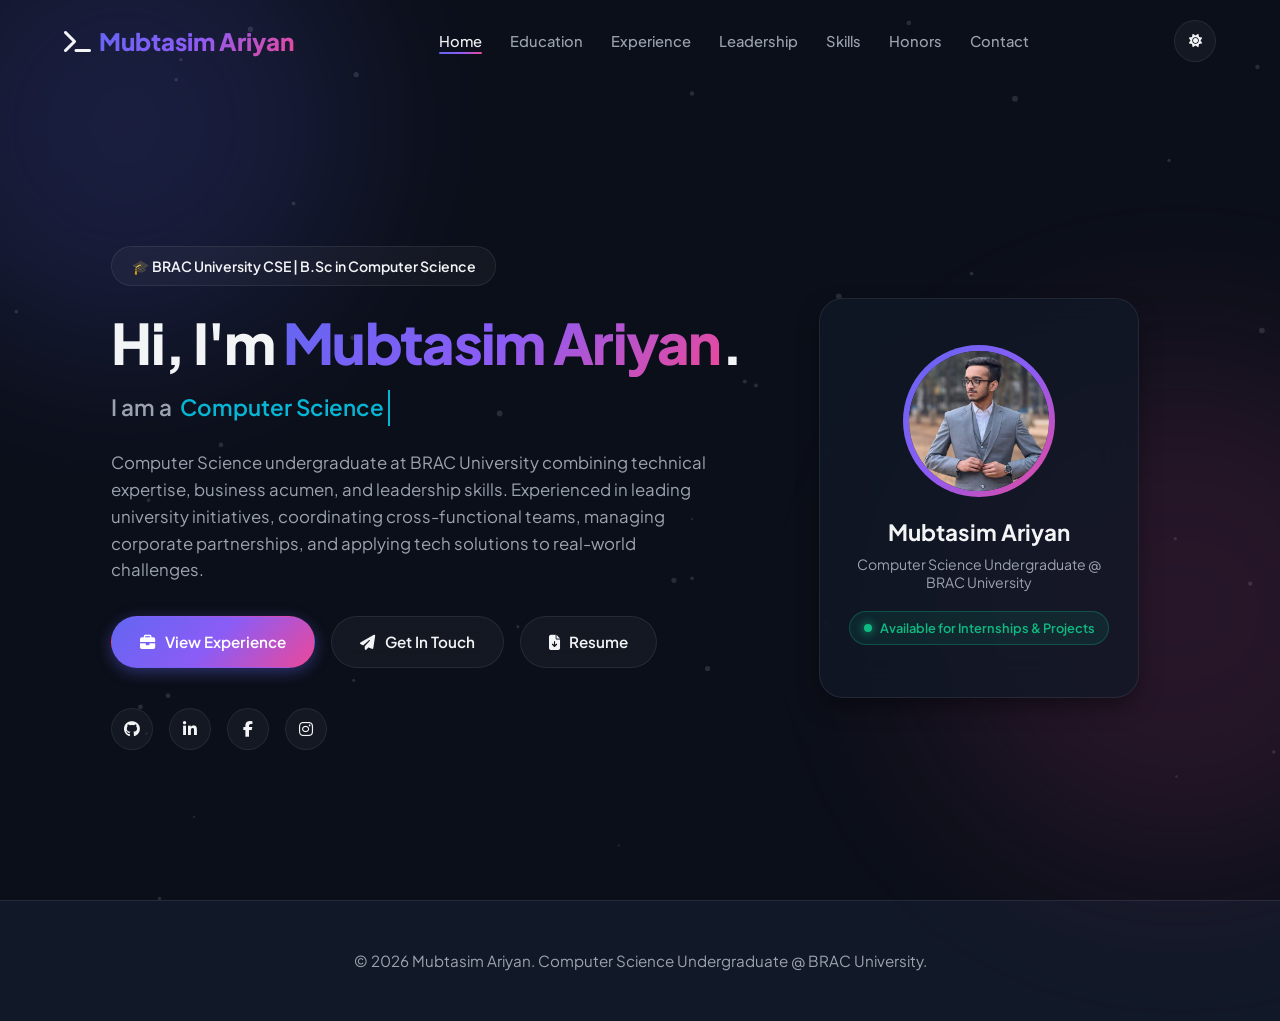
<file: index.html>
<!doctype html>
<html lang="en" data-theme="dark">
  <head>
    <meta charset="UTF-8" />
    <meta name="viewport" content="width=device-width, initial-scale=1.0" />
    <meta
      name="description"
      content="Personal Portfolio of Mubtasim Ariyan - Computer Science Undergraduate at BRAC University."
    />
    <meta name="author" content="Mubtasim Ariyan" />

    <!-- Open Graph / Social Sharing -->
    <meta property="og:title" content="Mubtasim Ariyan | Portfolio Website" />
    <meta
      property="og:description"
      content="Computer Science Undergraduate @ BRAC University. Leadership, Technology, and Innovation."
    />
    <meta property="og:type" content="website" />

    <title>Mubtasim Ariyan | Home</title>

    <!-- Google Fonts -->
    <link rel="preconnect" href="https://fonts.googleapis.com" />
    <link rel="preconnect" href="https://fonts.gstatic.com" crossorigin />
    <link
      href="https://fonts.googleapis.com/css2?family=JetBrains+Mono:wght@400;600&family=Plus+Jakarta+Sans:wght@400;500;600;700;800&display=swap"
      rel="stylesheet"
    />

    <!-- FontAwesome CDN -->
    <link
      rel="stylesheet"
      href="https://cdnjs.cloudflare.com/ajax/libs/font-awesome/6.5.1/css/all.min.css"
      crossorigin="anonymous"
    />

    <link rel="stylesheet" href="css/style.css?v=13" />
  </head>
  <body>
    <!-- Ambient Glow Effects -->
    <div class="glow-orb glow-orb-1"></div>
    <div class="glow-orb glow-orb-2"></div>
    <canvas
      id="bg-canvas"
      style="position: fixed; top: 0; left: 0; pointer-events: none; z-index: 0"
    ></canvas>

    <!-- Navigation Bar -->
    <header class="navbar" id="navbar">
      <div class="container nav-container">
        <a href="index.html" class="logo" id="logo">
          <i class="fas fa-terminal"></i>
          <span id="logo-name">Mubtasim Ariyan</span>
        </a>

        <nav>
          <ul class="nav-menu" id="nav-menu">
            <li><a href="index.html" class="nav-link active">Home</a></li>
            <li><a href="education.html" class="nav-link">Education</a></li>
            <li><a href="experience.html" class="nav-link">Experience</a></li>
            <li><a href="leadership.html" class="nav-link">Leadership</a></li>
            <li><a href="skills.html" class="nav-link">Skills</a></li>
            <li><a href="honors.html" class="nav-link">Honors</a></li>

            <li><a href="contact.html" class="nav-link">Contact</a></li>
          </ul>
        </nav>

        <div class="nav-actions">
          <button
            class="theme-toggle"
            id="theme-toggle"
            aria-label="Toggle Theme"
          >
            <i class="fas fa-sun"></i>
          </button>
          <button
            class="mobile-toggle"
            id="mobile-toggle"
            aria-label="Toggle Navigation Menu"
          >
            <i class="fas fa-bars"></i>
          </button>
        </div>
      </div>
    </header>

    <main>
      <!-- Hero Section -->
      <section class="hero" id="hero">
        <div class="container hero-grid">
          <div class="hero-content">
            <div class="hero-badge" id="hero-badge">
              🎓 BRAC University CSE | B.Sc in Computer Science
            </div>
            <h1 class="hero-title">
              Hi, I'm
              <span class="gradient-text" id="hero-title-name"
                >Mubtasim Ariyan</span
              >.
            </h1>
            <div class="hero-typing-container">
              I am a &nbsp;<span class="hero-typing" id="hero-typing"></span>
            </div>
            <p class="hero-description" id="hero-desc">
              Computer Science undergraduate at BRAC University combining
              technical expertise, business acumen, and leadership skills to
              drive impactful solutions.
            </p>

            <div class="hero-cta">
              <a href="experience.html" class="btn btn-primary">
                <i class="fas fa-briefcase"></i> View Experience
              </a>
              <a href="contact.html" class="btn btn-secondary">
                <i class="fas fa-paper-plane"></i> Get In Touch
              </a>
              <a
                href="#"
                class="btn btn-secondary"
                id="resume-btn"
                target="_blank"
                rel="noopener"
              >
                <i class="fas fa-file-download"></i> Resume
              </a>
            </div>

            <div class="social-links">
              <!-- Rendered dynamically -->
            </div>
          </div>

          <div class="hero-visual">
            <div class="avatar-card">
              <div class="avatar-img-wrapper">
                <div class="avatar-img" id="avatar-img">
                  <img id="avatar-photo" src="" alt="Mubtasim Ariyan" hidden />
                  <i class="fas fa-user-graduate" id="avatar-placeholder"></i>
                </div>
              </div>
              <h3 class="avatar-name" id="avatar-name">Mubtasim Ariyan</h3>
              <p class="avatar-title" id="avatar-title">
                Computer Science @ BRACU
              </p>
              <div class="status-indicator">
                <span class="status-dot"></span>
                <span id="availability-text">Available for Internships</span>
              </div>
            </div>
          </div>
        </div>
      </section>
    </main>

    <footer class="footer">
      <div class="container footer-content">
        <p>
          &copy; <span id="year">2026</span> Mubtasim Ariyan. Computer Science
          Undergraduate @ BRAC University.
        </p>
      </div>
    </footer>

    <div class="toast-container" id="toast-container"></div>

    <script src="js/config.js?v=4"></script>
    <script src="js/main.js?v=7"></script>
  </body>
</html>
</file>
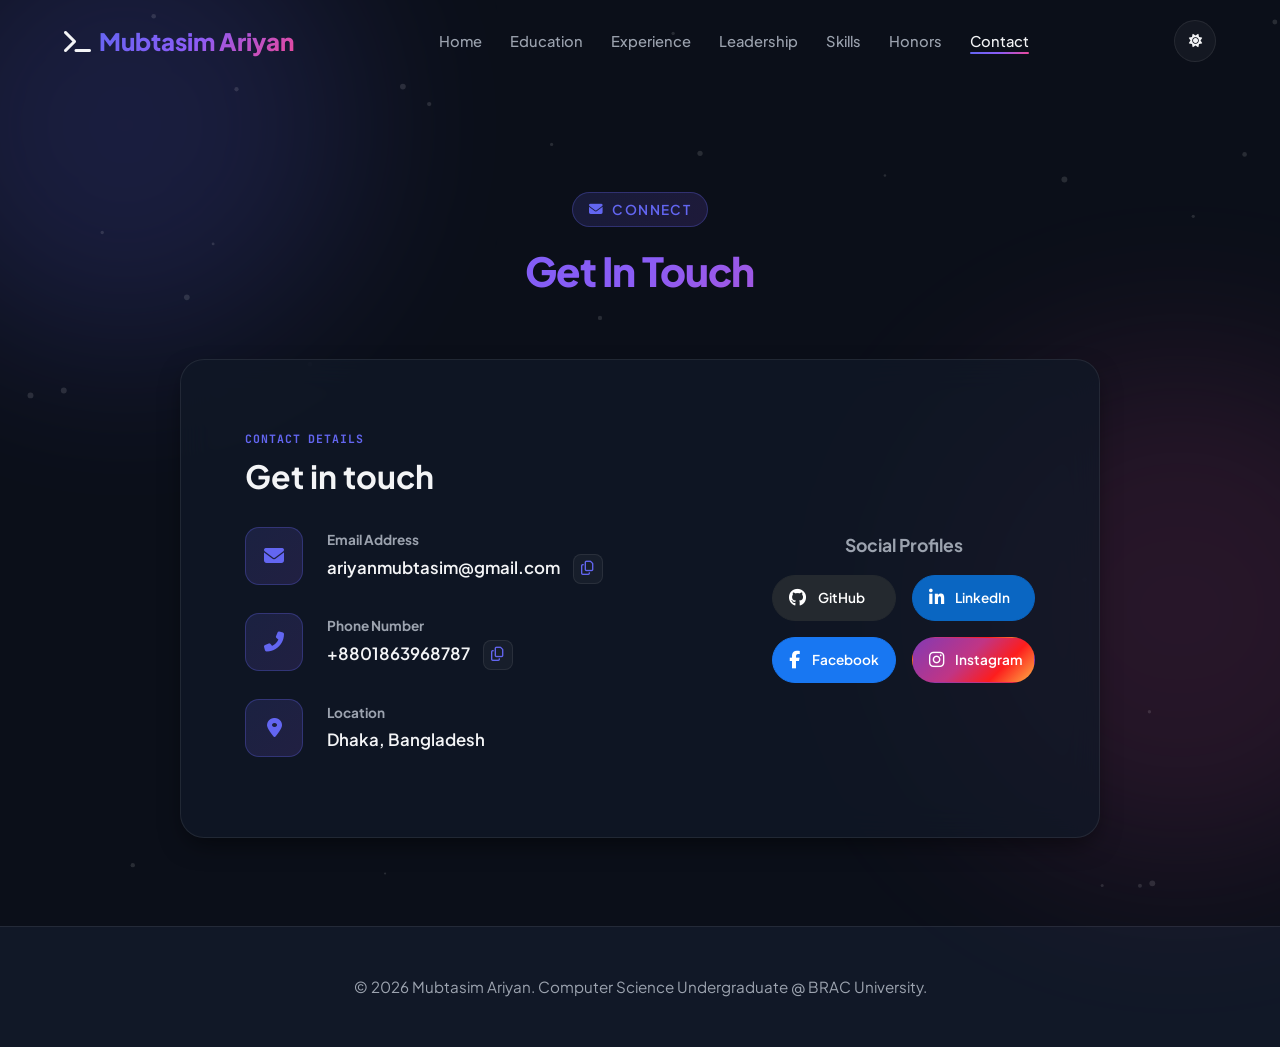
<file: contact.html>
<!doctype html>
<html lang="en" data-theme="dark">
  <head>
    <meta charset="UTF-8" />
    <meta name="viewport" content="width=device-width, initial-scale=1.0" />
    <meta
      name="description"
      content="Contact & Professional References - Mubtasim Ariyan"
    />
    <title>Contact & References | Mubtasim Ariyan</title>

    <link rel="preconnect" href="https://fonts.googleapis.com" />
    <link rel="preconnect" href="https://fonts.gstatic.com" crossorigin />
    <link
      href="https://fonts.googleapis.com/css2?family=JetBrains+Mono:wght@400;600&family=Plus+Jakarta+Sans:wght@400;500;600;700;800&display=swap"
      rel="stylesheet"
    />
    <link
      rel="stylesheet"
      href="https://cdnjs.cloudflare.com/ajax/libs/font-awesome/6.5.1/css/all.min.css"
      crossorigin="anonymous"
    />
    <link rel="stylesheet" href="css/style.css?v=13" />
  </head>
  <body>
    <div class="glow-orb glow-orb-1"></div>
    <div class="glow-orb glow-orb-2"></div>
    <canvas
      id="bg-canvas"
      style="position: fixed; top: 0; left: 0; pointer-events: none; z-index: 0"
    ></canvas>

    <header class="navbar" id="navbar">
      <div class="container nav-container">
        <a href="index.html" class="logo" id="logo">
          <i class="fas fa-terminal"></i>
          <span id="logo-name">Mubtasim Ariyan</span>
        </a>

        <nav>
          <ul class="nav-menu" id="nav-menu">
            <li><a href="index.html" class="nav-link">Home</a></li>
            <li><a href="education.html" class="nav-link">Education</a></li>
            <li><a href="experience.html" class="nav-link">Experience</a></li>
            <li><a href="leadership.html" class="nav-link">Leadership</a></li>
            <li><a href="skills.html" class="nav-link">Skills</a></li>
            <li><a href="honors.html" class="nav-link">Honors</a></li>

            <li><a href="contact.html" class="nav-link active">Contact</a></li>
          </ul>
        </nav>

        <div class="nav-actions">
          <button
            class="theme-toggle"
            id="theme-toggle"
            aria-label="Toggle Theme"
          >
            <i class="fas fa-sun"></i>
          </button>
          <button
            class="mobile-toggle"
            id="mobile-toggle"
            aria-label="Toggle Navigation Menu"
          >
            <i class="fas fa-bars"></i>
          </button>
        </div>
      </div>
    </header>

    <main style="padding-top: 6.5rem">
      <!-- Contact Section -->
      <section class="section" id="contact">
        <div class="container">
          <div class="section-header">
            <span class="section-tag"
              ><i class="fas fa-envelope"></i> Connect</span
            >
            <h2 class="section-title">Get In Touch</h2>
          </div>

          <div class="contact-grid">
            <div class="contact-info-card">
              <div class="contact-card-heading">
                <div>
                  <span class="contact-card-kicker">Contact details</span>
                  <h3>Get in touch</h3>
                </div>
              </div>

              <div class="contact-details-grid">
                <div class="contact-details-column">
                  <div class="contact-item">
                    <div class="contact-icon">
                      <i class="fas fa-envelope"></i>
                    </div>
                    <div class="contact-detail">
                      <h4>Email Address</h4>
                      <p>
                        <span id="contact-email">ariyanmubtasim@gmail.com</span>
                        <button
                          class="copy-btn"
                          onclick="copyEmail()"
                          title="Copy Email"
                        >
                          <i class="far fa-copy"></i>
                        </button>
                      </p>
                    </div>
                  </div>

                  <div class="contact-item">
                    <div class="contact-icon">
                      <i class="fas fa-phone-alt"></i>
                    </div>
                    <div class="contact-detail">
                      <h4>Phone Number</h4>
                      <p>
                        <span id="contact-phone">+8801863968787</span>
                        <button
                          class="copy-btn"
                          onclick="copyPhone()"
                          title="Copy Phone Number"
                        >
                          <i class="far fa-copy"></i>
                        </button>
                      </p>
                    </div>
                  </div>

                  <div class="contact-item">
                    <div class="contact-icon">
                      <i class="fas fa-map-marker-alt"></i>
                    </div>
                    <div class="contact-detail">
                      <h4>Location</h4>
                      <p id="contact-location">Dhaka, Bangladesh</p>
                    </div>
                  </div>
                </div>

                <div class="contact-social-column">
                  <h4>Social Profiles</h4>
                  <div class="social-links">
                    <!-- Rendered dynamically -->
                  </div>
                </div>
              </div>
            </div>
          </div>
        </div>
      </section>
    </main>

    <footer class="footer">
      <div class="container footer-content">
        <p>
          &copy; <span id="year">2026</span> Mubtasim Ariyan. Computer Science
          Undergraduate @ BRAC University.
        </p>
      </div>
    </footer>

    <div class="toast-container" id="toast-container"></div>

    <script src="js/config.js?v=5"></script>
    <script src="js/main.js?v=7"></script>
  </body>
</html>
</file>
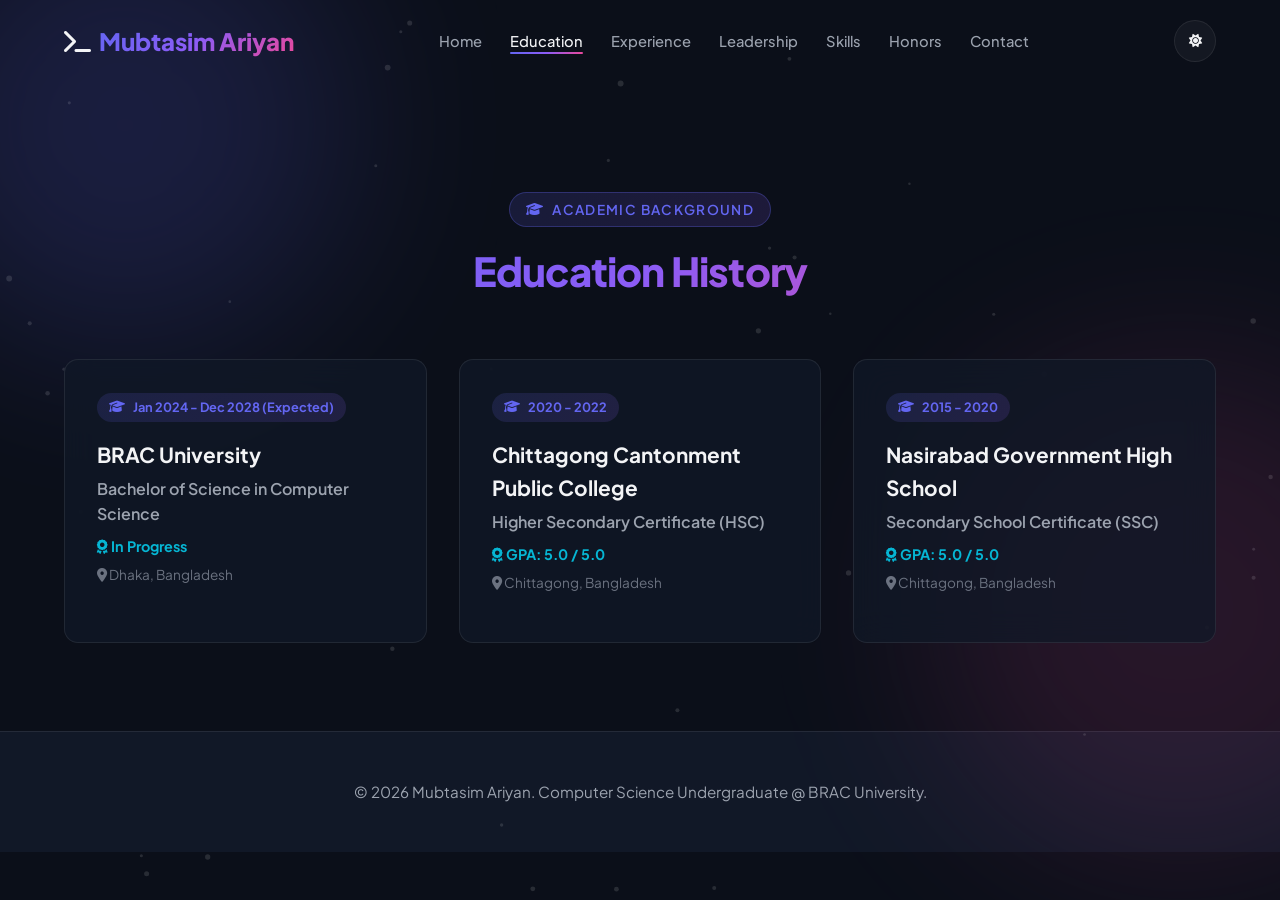
<file: education.html>
<!doctype html>
<html lang="en" data-theme="dark">
  <head>
    <meta charset="UTF-8" />
    <meta name="viewport" content="width=device-width, initial-scale=1.0" />
    <meta
      name="description"
      content="Education & Academic Background - Mubtasim Ariyan"
    />
    <title>Education | Mubtasim Ariyan</title>

    <link rel="preconnect" href="https://fonts.googleapis.com" />
    <link rel="preconnect" href="https://fonts.gstatic.com" crossorigin />
    <link
      href="https://fonts.googleapis.com/css2?family=JetBrains+Mono:wght@400;600&family=Plus+Jakarta+Sans:wght@400;500;600;700;800&display=swap"
      rel="stylesheet"
    />
    <link
      rel="stylesheet"
      href="https://cdnjs.cloudflare.com/ajax/libs/font-awesome/6.5.1/css/all.min.css"
      crossorigin="anonymous"
    />
    <link rel="stylesheet" href="css/style.css?v=13" />
  </head>
  <body>
    <div class="glow-orb glow-orb-1"></div>
    <div class="glow-orb glow-orb-2"></div>
    <canvas
      id="bg-canvas"
      style="position: fixed; top: 0; left: 0; pointer-events: none; z-index: 0"
    ></canvas>

    <header class="navbar" id="navbar">
      <div class="container nav-container">
        <a href="index.html" class="logo" id="logo">
          <i class="fas fa-terminal"></i>
          <span id="logo-name">Mubtasim Ariyan</span>
        </a>

        <nav>
          <ul class="nav-menu" id="nav-menu">
            <li><a href="index.html" class="nav-link">Home</a></li>
            <li>
              <a href="education.html" class="nav-link active">Education</a>
            </li>
            <li><a href="experience.html" class="nav-link">Experience</a></li>
            <li><a href="leadership.html" class="nav-link">Leadership</a></li>
            <li><a href="skills.html" class="nav-link">Skills</a></li>
            <li><a href="honors.html" class="nav-link">Honors</a></li>

            <li><a href="contact.html" class="nav-link">Contact</a></li>
          </ul>
        </nav>

        <div class="nav-actions">
          <button
            class="theme-toggle"
            id="theme-toggle"
            aria-label="Toggle Theme"
          >
            <i class="fas fa-sun"></i>
          </button>
          <button
            class="mobile-toggle"
            id="mobile-toggle"
            aria-label="Toggle Navigation Menu"
          >
            <i class="fas fa-bars"></i>
          </button>
        </div>
      </div>
    </header>

    <main style="padding-top: 6.5rem">
      <section class="section">
        <div class="container">
          <div class="section-header">
            <span class="section-tag"
              ><i class="fas fa-graduation-cap"></i> Academic Background</span
            >
            <h2 class="section-title">Education History</h2>
          </div>

          <div class="education-grid" id="education-grid">
            <!-- Rendered dynamically -->
          </div>
        </div>
      </section>
    </main>

    <footer class="footer">
      <div class="container footer-content">
        <p>
          &copy; <span id="year">2026</span> Mubtasim Ariyan. Computer Science
          Undergraduate @ BRAC University.
        </p>
      </div>
    </footer>

    <div class="toast-container" id="toast-container"></div>

    <script src="js/config.js?v=4"></script>
    <script src="js/main.js?v=7"></script>
  </body>
</html>
</file>
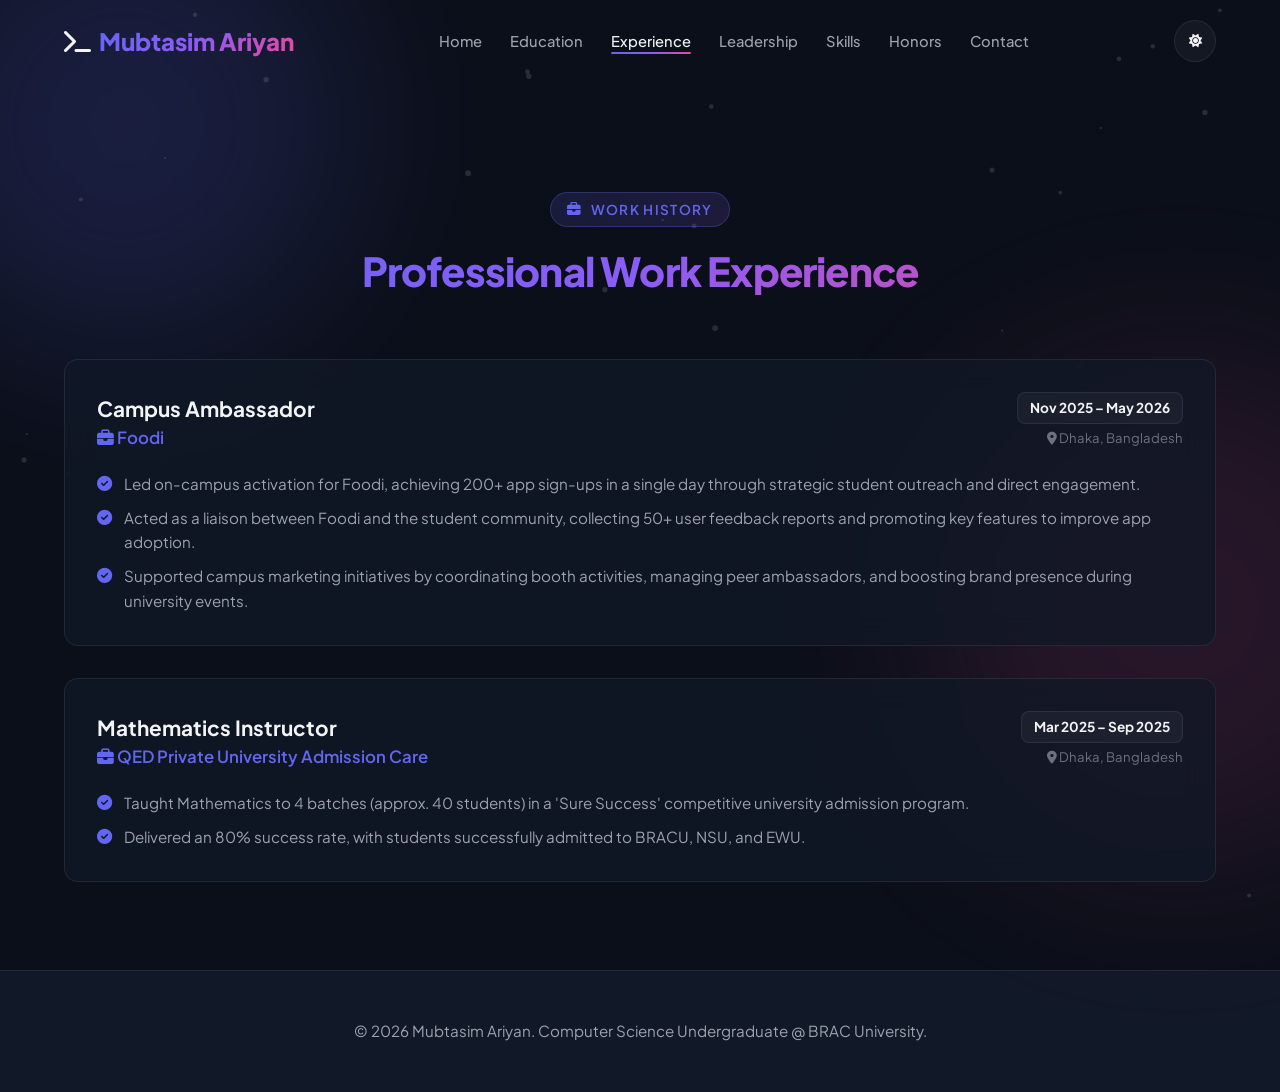
<file: experience.html>
<!doctype html>
<html lang="en" data-theme="dark">
  <head>
    <meta charset="UTF-8" />
    <meta name="viewport" content="width=device-width, initial-scale=1.0" />
    <meta
      name="description"
      content="Professional Work Experience - Mubtasim Ariyan"
    />
    <title>Work Experience | Mubtasim Ariyan</title>

    <link rel="preconnect" href="https://fonts.googleapis.com" />
    <link rel="preconnect" href="https://fonts.gstatic.com" crossorigin />
    <link
      href="https://fonts.googleapis.com/css2?family=JetBrains+Mono:wght@400;600&family=Plus+Jakarta+Sans:wght@400;500;600;700;800&display=swap"
      rel="stylesheet"
    />
    <link
      rel="stylesheet"
      href="https://cdnjs.cloudflare.com/ajax/libs/font-awesome/6.5.1/css/all.min.css"
      crossorigin="anonymous"
    />
    <link rel="stylesheet" href="css/style.css?v=13" />
  </head>
  <body>
    <div class="glow-orb glow-orb-1"></div>
    <div class="glow-orb glow-orb-2"></div>
    <canvas
      id="bg-canvas"
      style="position: fixed; top: 0; left: 0; pointer-events: none; z-index: 0"
    ></canvas>

    <header class="navbar" id="navbar">
      <div class="container nav-container">
        <a href="index.html" class="logo" id="logo">
          <i class="fas fa-terminal"></i>
          <span id="logo-name">Mubtasim Ariyan</span>
        </a>

        <nav>
          <ul class="nav-menu" id="nav-menu">
            <li><a href="index.html" class="nav-link">Home</a></li>
            <li><a href="education.html" class="nav-link">Education</a></li>
            <li>
              <a href="experience.html" class="nav-link active">Experience</a>
            </li>
            <li><a href="leadership.html" class="nav-link">Leadership</a></li>
            <li><a href="skills.html" class="nav-link">Skills</a></li>
            <li><a href="honors.html" class="nav-link">Honors</a></li>

            <li><a href="contact.html" class="nav-link">Contact</a></li>
          </ul>
        </nav>

        <div class="nav-actions">
          <button
            class="theme-toggle"
            id="theme-toggle"
            aria-label="Toggle Theme"
          >
            <i class="fas fa-sun"></i>
          </button>
          <button
            class="mobile-toggle"
            id="mobile-toggle"
            aria-label="Toggle Navigation Menu"
          >
            <i class="fas fa-bars"></i>
          </button>
        </div>
      </div>
    </header>

    <main style="padding-top: 6.5rem">
      <section class="section">
        <div class="container">
          <div class="section-header">
            <span class="section-tag"
              ><i class="fas fa-briefcase"></i> Work History</span
            >
            <h2 class="section-title">Professional Work Experience</h2>
          </div>

          <div class="experience-list" id="work-experience-list">
            <!-- Rendered dynamically -->
          </div>
        </div>
      </section>
    </main>

    <footer class="footer">
      <div class="container footer-content">
        <p>
          &copy; <span id="year">2026</span> Mubtasim Ariyan. Computer Science
          Undergraduate @ BRAC University.
        </p>
      </div>
    </footer>

    <div class="toast-container" id="toast-container"></div>

    <script src="js/config.js?v=4"></script>
    <script src="js/main.js?v=7"></script>
  </body>
</html>
</file>
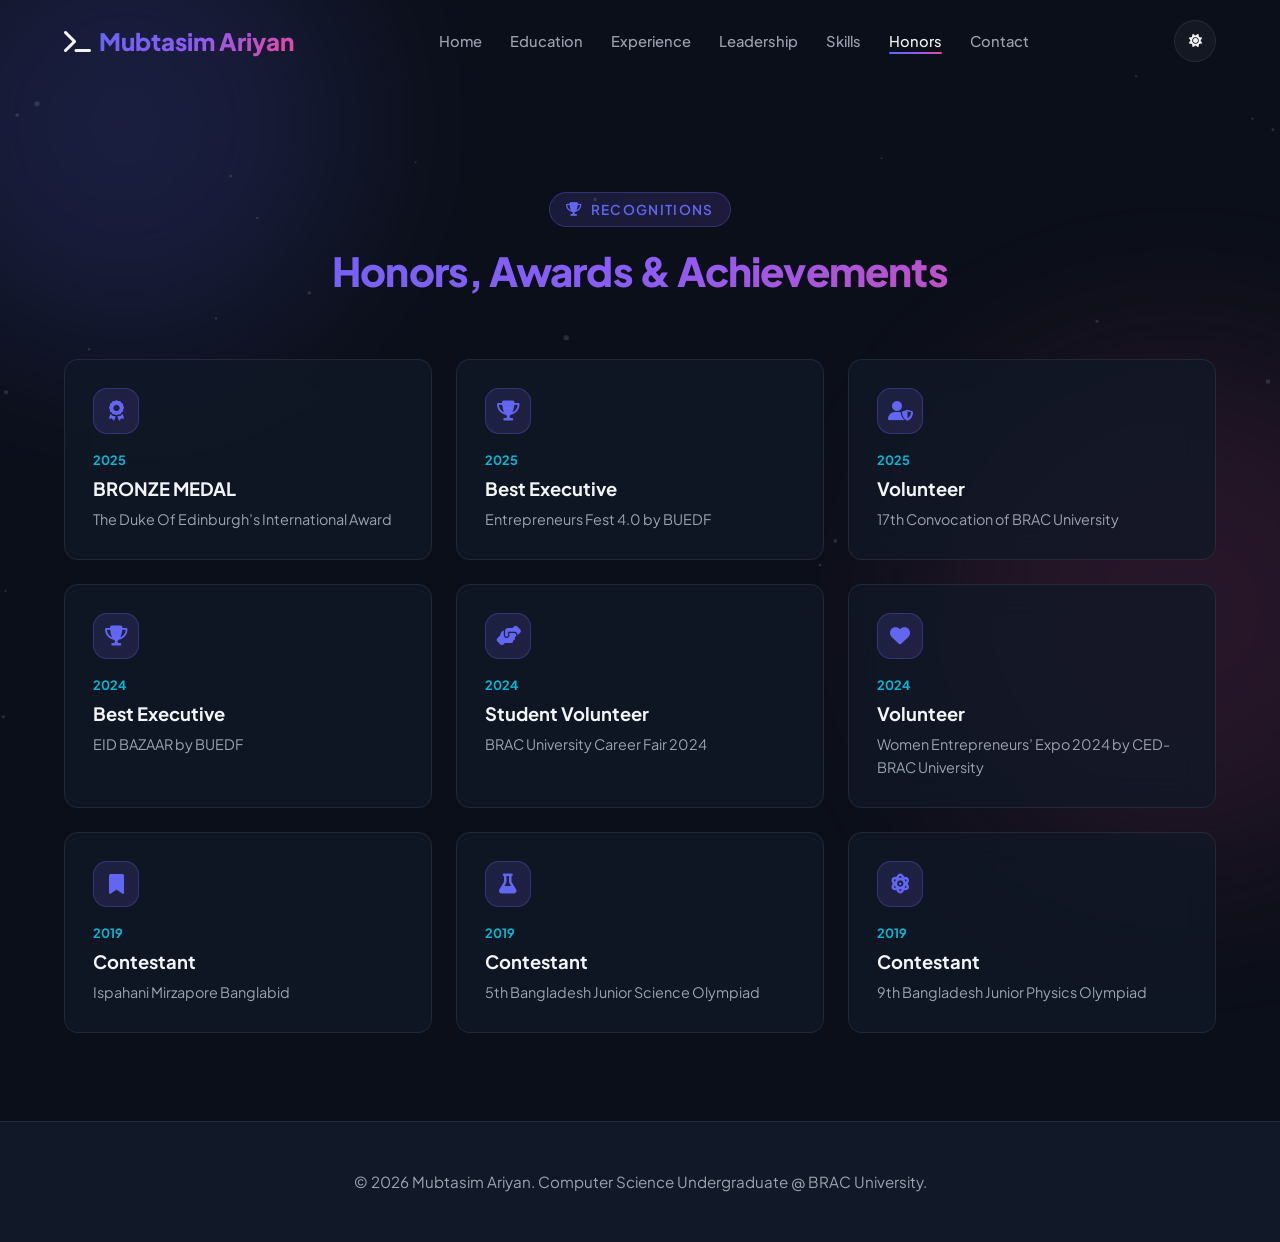
<file: honors.html>
<!doctype html>
<html lang="en" data-theme="dark">
  <head>
    <meta charset="UTF-8" />
    <meta name="viewport" content="width=device-width, initial-scale=1.0" />
    <meta
      name="description"
      content="Honors, Awards & Achievements - Mubtasim Ariyan"
    />
    <title>Honors & Awards | Mubtasim Ariyan</title>

    <link rel="preconnect" href="https://fonts.googleapis.com" />
    <link rel="preconnect" href="https://fonts.gstatic.com" crossorigin />
    <link
      href="https://fonts.googleapis.com/css2?family=JetBrains+Mono:wght@400;600&family=Plus+Jakarta+Sans:wght@400;500;600;700;800&display=swap"
      rel="stylesheet"
    />
    <link
      rel="stylesheet"
      href="https://cdnjs.cloudflare.com/ajax/libs/font-awesome/6.5.1/css/all.min.css"
      crossorigin="anonymous"
    />
    <link rel="stylesheet" href="css/style.css?v=13" />
  </head>
  <body>
    <div class="glow-orb glow-orb-1"></div>
    <div class="glow-orb glow-orb-2"></div>
    <canvas
      id="bg-canvas"
      style="position: fixed; top: 0; left: 0; pointer-events: none; z-index: 0"
    ></canvas>

    <header class="navbar" id="navbar">
      <div class="container nav-container">
        <a href="index.html" class="logo" id="logo">
          <i class="fas fa-terminal"></i>
          <span id="logo-name">Mubtasim Ariyan</span>
        </a>

        <nav>
          <ul class="nav-menu" id="nav-menu">
            <li><a href="index.html" class="nav-link">Home</a></li>
            <li><a href="education.html" class="nav-link">Education</a></li>
            <li><a href="experience.html" class="nav-link">Experience</a></li>
            <li><a href="leadership.html" class="nav-link">Leadership</a></li>
            <li><a href="skills.html" class="nav-link">Skills</a></li>
            <li><a href="honors.html" class="nav-link active">Honors</a></li>

            <li><a href="contact.html" class="nav-link">Contact</a></li>
          </ul>
        </nav>

        <div class="nav-actions">
          <button
            class="theme-toggle"
            id="theme-toggle"
            aria-label="Toggle Theme"
          >
            <i class="fas fa-sun"></i>
          </button>
          <button
            class="mobile-toggle"
            id="mobile-toggle"
            aria-label="Toggle Navigation Menu"
          >
            <i class="fas fa-bars"></i>
          </button>
        </div>
      </div>
    </header>

    <main style="padding-top: 6.5rem">
      <section class="section">
        <div class="container">
          <div class="section-header">
            <span class="section-tag"
              ><i class="fas fa-trophy"></i> Recognitions</span
            >
            <h2 class="section-title">Honors, Awards & Achievements</h2>
          </div>

          <div class="honors-grid" id="honors-grid">
            <!-- Rendered dynamically -->
          </div>
        </div>
      </section>
    </main>

    <footer class="footer">
      <div class="container footer-content">
        <p>
          &copy; <span id="year">2026</span> Mubtasim Ariyan. Computer Science
          Undergraduate @ BRAC University.
        </p>
      </div>
    </footer>

    <div class="toast-container" id="toast-container"></div>

    <script src="js/config.js?v=4"></script>
    <script src="js/main.js?v=7"></script>
  </body>
</html>
</file>
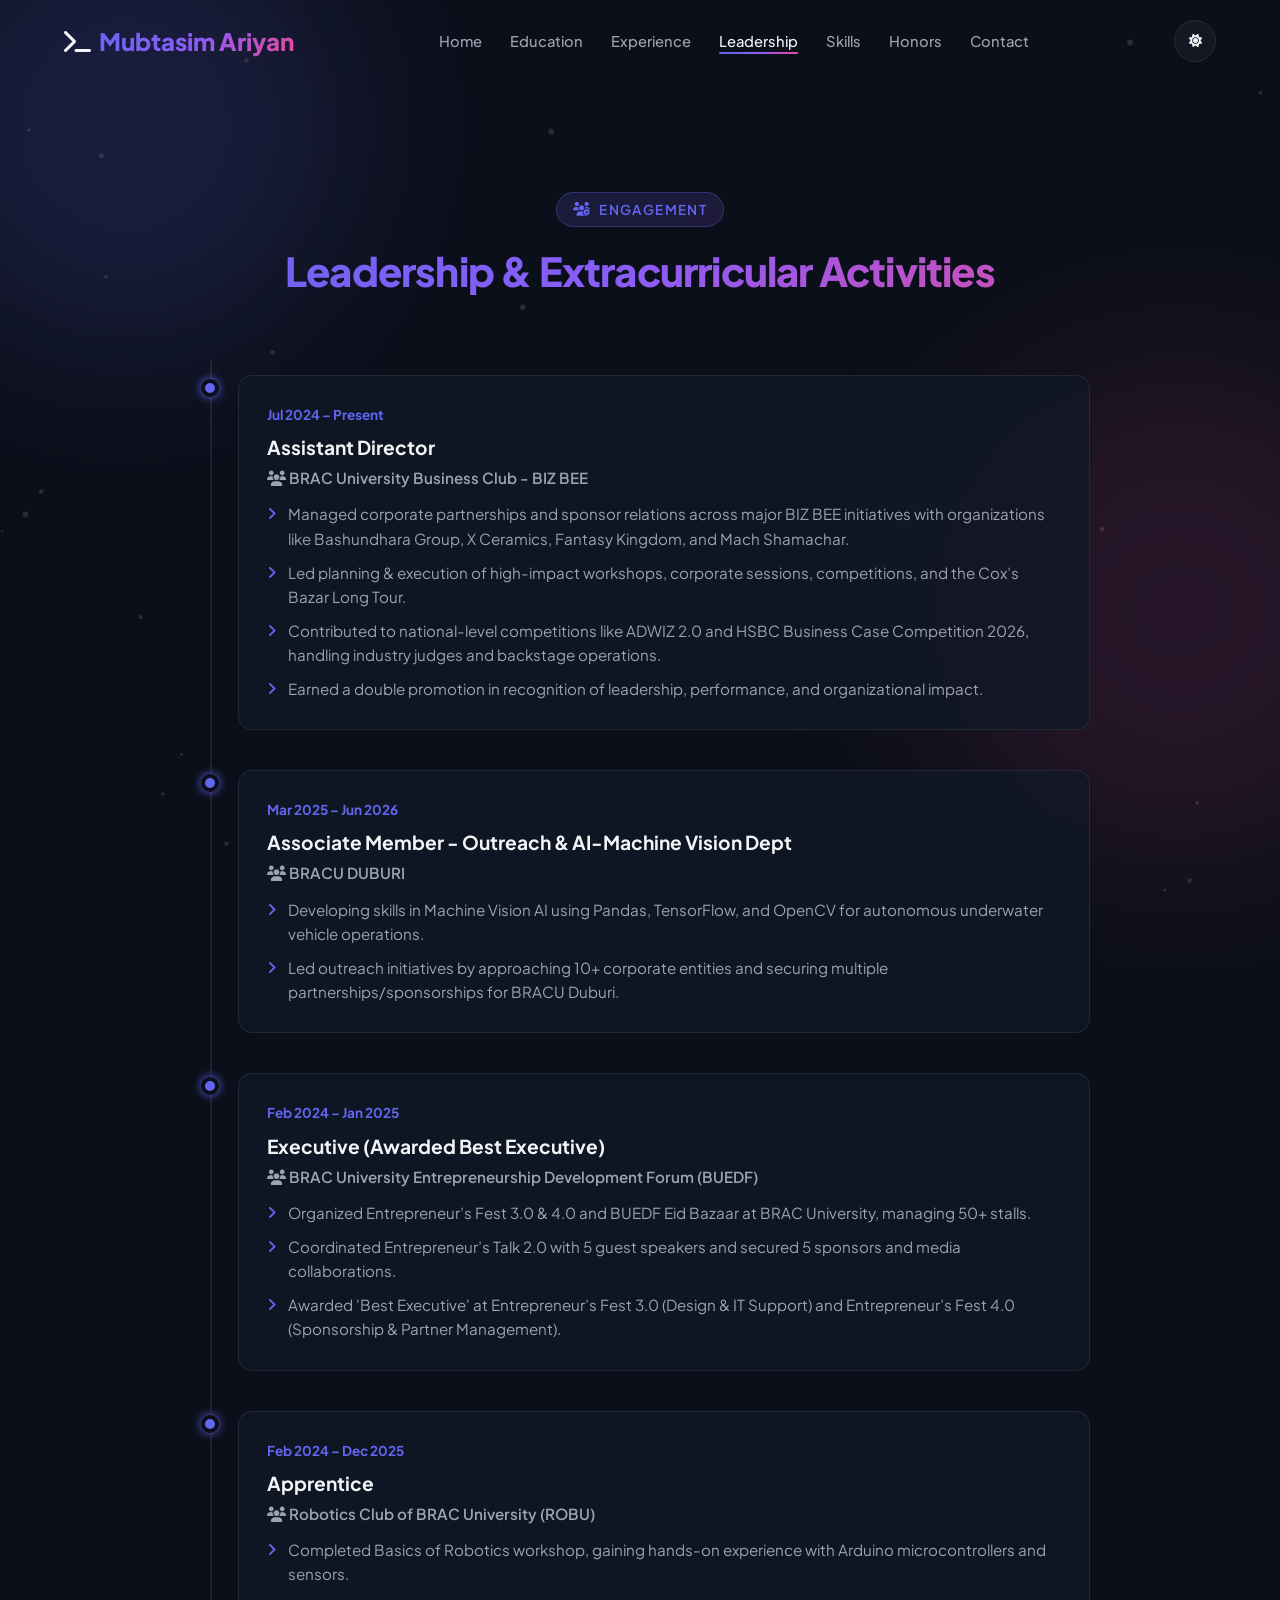
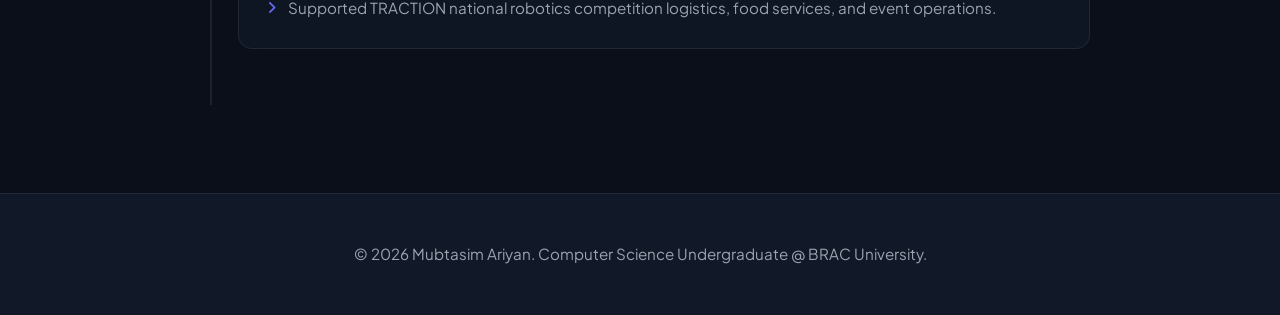
<file: leadership.html>
<!doctype html>
<html lang="en" data-theme="dark">
  <head>
    <meta charset="UTF-8" />
    <meta name="viewport" content="width=device-width, initial-scale=1.0" />
    <meta
      name="description"
      content="Leadership & Extracurricular Activities - Mubtasim Ariyan"
    />
    <title>Leadership & Activities | Mubtasim Ariyan</title>

    <link rel="preconnect" href="https://fonts.googleapis.com" />
    <link rel="preconnect" href="https://fonts.gstatic.com" crossorigin />
    <link
      href="https://fonts.googleapis.com/css2?family=JetBrains+Mono:wght@400;600&family=Plus+Jakarta+Sans:wght@400;500;600;700;800&display=swap"
      rel="stylesheet"
    />
    <link
      rel="stylesheet"
      href="https://cdnjs.cloudflare.com/ajax/libs/font-awesome/6.5.1/css/all.min.css"
      crossorigin="anonymous"
    />
    <link rel="stylesheet" href="css/style.css?v=13" />
  </head>
  <body>
    <div class="glow-orb glow-orb-1"></div>
    <div class="glow-orb glow-orb-2"></div>
    <canvas
      id="bg-canvas"
      style="position: fixed; top: 0; left: 0; pointer-events: none; z-index: 0"
    ></canvas>

    <header class="navbar" id="navbar">
      <div class="container nav-container">
        <a href="index.html" class="logo" id="logo">
          <i class="fas fa-terminal"></i>
          <span id="logo-name">Mubtasim Ariyan</span>
        </a>

        <nav>
          <ul class="nav-menu" id="nav-menu">
            <li><a href="index.html" class="nav-link">Home</a></li>
            <li><a href="education.html" class="nav-link">Education</a></li>
            <li><a href="experience.html" class="nav-link">Experience</a></li>
            <li>
              <a href="leadership.html" class="nav-link active">Leadership</a>
            </li>
            <li><a href="skills.html" class="nav-link">Skills</a></li>
            <li><a href="honors.html" class="nav-link">Honors</a></li>

            <li><a href="contact.html" class="nav-link">Contact</a></li>
          </ul>
        </nav>

        <div class="nav-actions">
          <button
            class="theme-toggle"
            id="theme-toggle"
            aria-label="Toggle Theme"
          >
            <i class="fas fa-sun"></i>
          </button>
          <button
            class="mobile-toggle"
            id="mobile-toggle"
            aria-label="Toggle Navigation Menu"
          >
            <i class="fas fa-bars"></i>
          </button>
        </div>
      </div>
    </header>

    <main style="padding-top: 6.5rem">
      <section class="section">
        <div class="container">
          <div class="section-header">
            <span class="section-tag"
              ><i class="fas fa-users-cog"></i> Engagement</span
            >
            <h2 class="section-title">
              Leadership & Extracurricular Activities
            </h2>
          </div>

          <div class="timeline" id="extracurricular-timeline">
            <!-- Rendered dynamically -->
          </div>
        </div>
      </section>
    </main>

    <footer class="footer">
      <div class="container footer-content">
        <p>
          &copy; <span id="year">2026</span> Mubtasim Ariyan. Computer Science
          Undergraduate @ BRAC University.
        </p>
      </div>
    </footer>

    <div class="toast-container" id="toast-container"></div>

    <script src="js/config.js?v=4"></script>
    <script src="js/main.js?v=7"></script>
  </body>
</html>
</file>
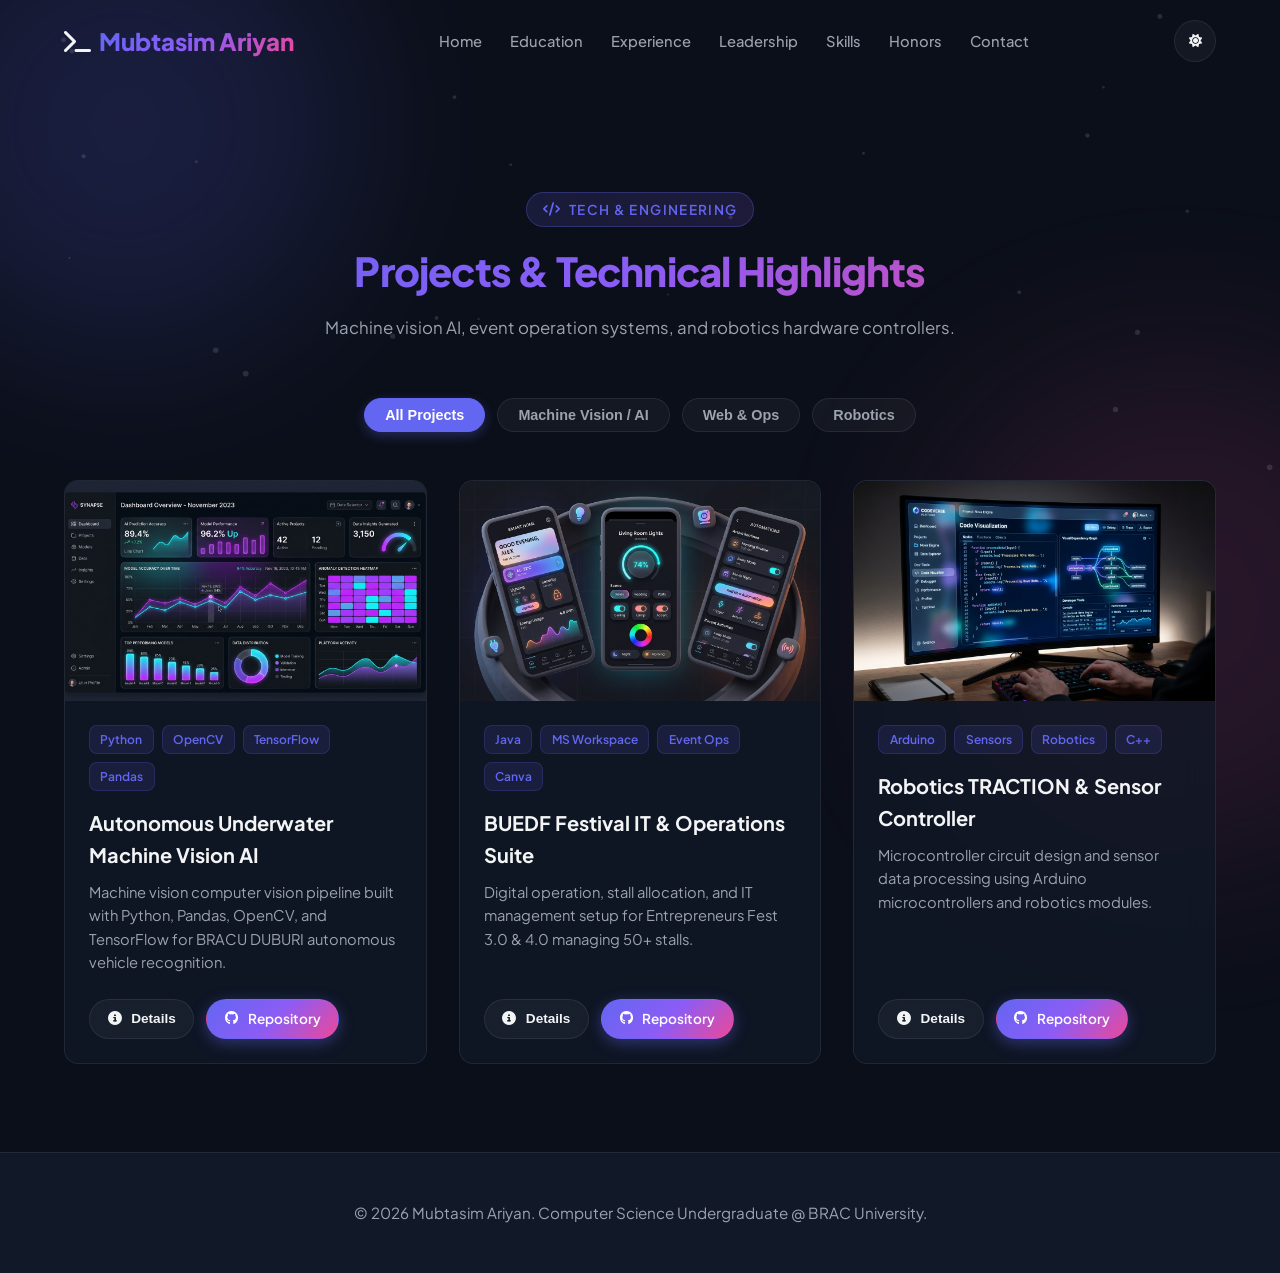
<file: projects.html>
<!doctype html>
<html lang="en" data-theme="dark">
  <head>
    <meta charset="UTF-8" />
    <meta name="viewport" content="width=device-width, initial-scale=1.0" />
    <meta
      name="description"
      content="Projects & Technical Highlights - Mubtasim Ariyan"
    />
    <title>Projects | Mubtasim Ariyan</title>

    <link rel="preconnect" href="https://fonts.googleapis.com" />
    <link rel="preconnect" href="https://fonts.gstatic.com" crossorigin />
    <link
      href="https://fonts.googleapis.com/css2?family=JetBrains+Mono:wght@400;600&family=Plus+Jakarta+Sans:wght@400;500;600;700;800&display=swap"
      rel="stylesheet"
    />
    <link
      rel="stylesheet"
      href="https://cdnjs.cloudflare.com/ajax/libs/font-awesome/6.5.1/css/all.min.css"
      crossorigin="anonymous"
    />
    <link rel="stylesheet" href="css/style.css?v=13" />
  </head>
  <body>
    <div class="glow-orb glow-orb-1"></div>
    <div class="glow-orb glow-orb-2"></div>
    <canvas
      id="bg-canvas"
      style="position: fixed; top: 0; left: 0; pointer-events: none; z-index: 0"
    ></canvas>

    <header class="navbar" id="navbar">
      <div class="container nav-container">
        <a href="index.html" class="logo" id="logo">
          <i class="fas fa-terminal"></i>
          <span id="logo-name">Mubtasim Ariyan</span>
        </a>

        <nav>
          <ul class="nav-menu" id="nav-menu">
            <li><a href="index.html" class="nav-link">Home</a></li>
            <li><a href="education.html" class="nav-link">Education</a></li>
            <li><a href="experience.html" class="nav-link">Experience</a></li>
            <li><a href="leadership.html" class="nav-link">Leadership</a></li>
            <li><a href="skills.html" class="nav-link">Skills</a></li>
            <li><a href="honors.html" class="nav-link">Honors</a></li>

            <li><a href="contact.html" class="nav-link">Contact</a></li>
          </ul>
        </nav>

        <div class="nav-actions">
          <button
            class="theme-toggle"
            id="theme-toggle"
            aria-label="Toggle Theme"
          >
            <i class="fas fa-sun"></i>
          </button>
          <button
            class="mobile-toggle"
            id="mobile-toggle"
            aria-label="Toggle Navigation Menu"
          >
            <i class="fas fa-bars"></i>
          </button>
        </div>
      </div>
    </header>

    <main style="padding-top: 6.5rem">
      <section class="section">
        <div class="container">
          <div class="section-header">
            <span class="section-tag"
              ><i class="fas fa-code"></i> Tech & Engineering</span
            >
            <h2 class="section-title">Projects & Technical Highlights</h2>
            <p class="section-subtitle">
              Machine vision AI, event operation systems, and robotics hardware
              controllers.
            </p>
          </div>

          <div class="project-filters">
            <button class="filter-btn active" data-filter="all">
              All Projects
            </button>
            <button class="filter-btn" data-filter="ai">
              Machine Vision / AI
            </button>
            <button class="filter-btn" data-filter="web">Web & Ops</button>
            <button class="filter-btn" data-filter="robotics">Robotics</button>
          </div>

          <div class="projects-grid" id="projects-grid">
            <!-- Rendered dynamically -->
          </div>
        </div>
      </section>
    </main>

    <footer class="footer">
      <div class="container footer-content">
        <p>
          &copy; <span id="year">2026</span> Mubtasim Ariyan. Computer Science
          Undergraduate @ BRAC University.
        </p>
      </div>
    </footer>

    <div
      class="modal-overlay"
      id="project-modal"
      onclick="if (event.target === this) closeProjectModal();"
    >
      <div class="modal-card">
        <button
          class="modal-close"
          onclick="closeProjectModal()"
          aria-label="Close modal"
        >
          <i class="fas fa-times"></i>
        </button>
        <div id="modal-body"></div>
      </div>
    </div>

    <div class="toast-container" id="toast-container"></div>

    <script src="js/config.js?v=4"></script>
    <script src="js/main.js?v=7"></script>
  </body>
</html>
</file>
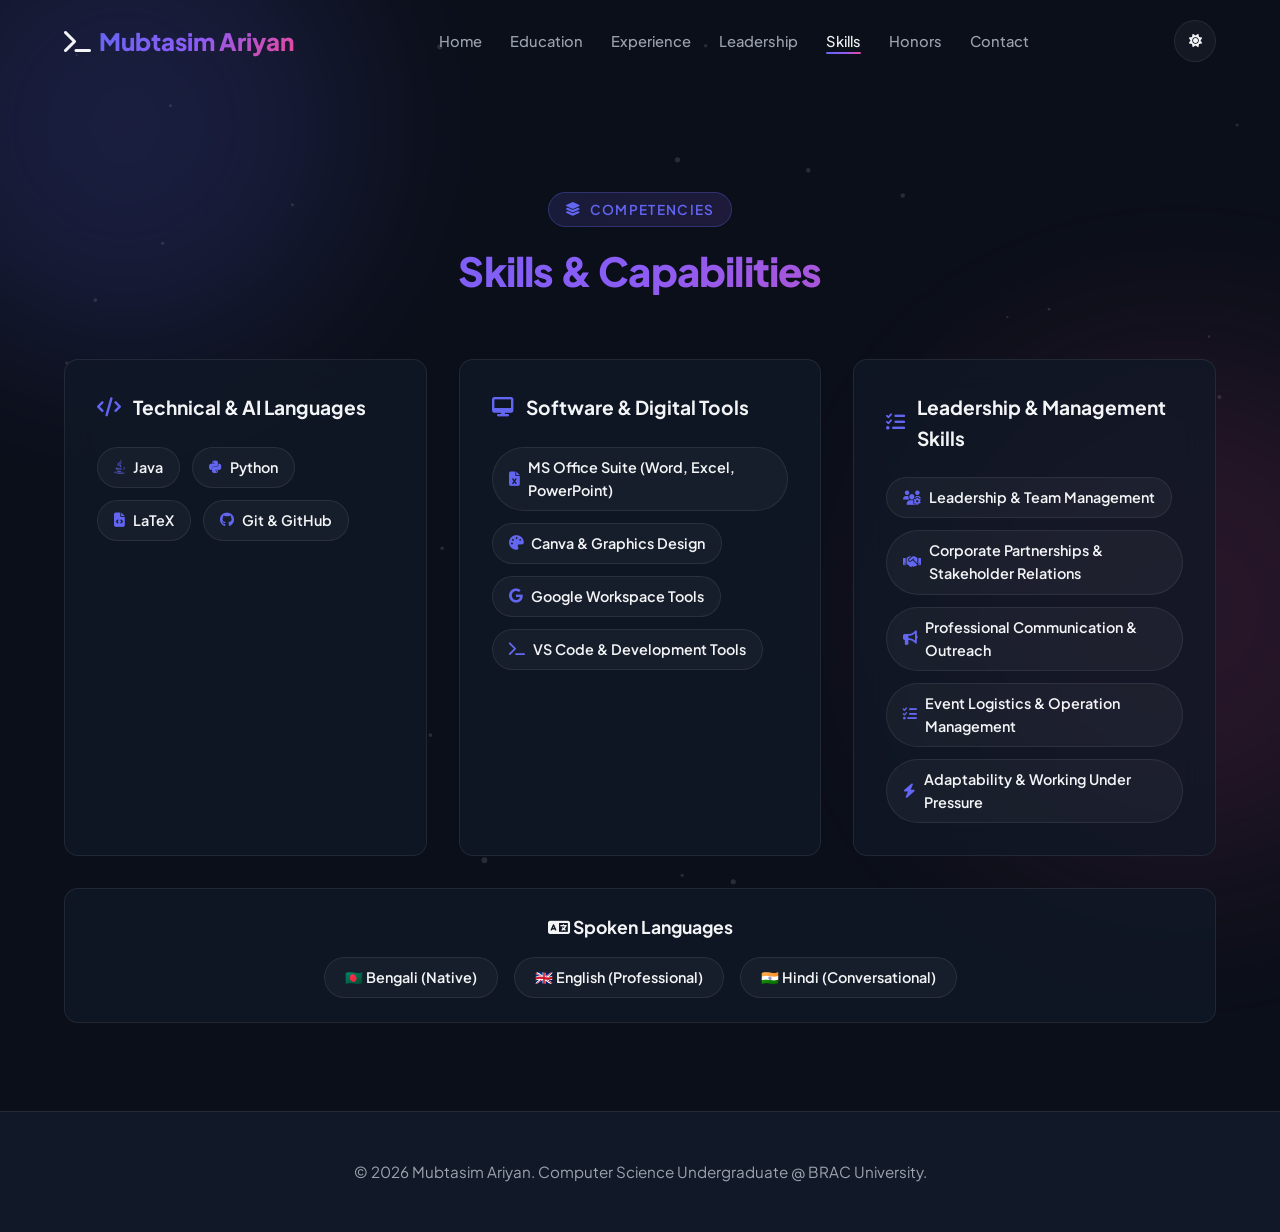
<file: skills.html>
<!doctype html>
<html lang="en" data-theme="dark">
  <head>
    <meta charset="UTF-8" />
    <meta name="viewport" content="width=device-width, initial-scale=1.0" />
    <meta
      name="description"
      content="Technical & Soft Skills - Mubtasim Ariyan"
    />
    <title>Skills & Competencies | Mubtasim Ariyan</title>

    <link rel="preconnect" href="https://fonts.googleapis.com" />
    <link rel="preconnect" href="https://fonts.gstatic.com" crossorigin />
    <link
      href="https://fonts.googleapis.com/css2?family=JetBrains+Mono:wght@400;600&family=Plus+Jakarta+Sans:wght@400;500;600;700;800&display=swap"
      rel="stylesheet"
    />
    <link
      rel="stylesheet"
      href="https://cdnjs.cloudflare.com/ajax/libs/font-awesome/6.5.1/css/all.min.css"
      crossorigin="anonymous"
    />
    <link rel="stylesheet" href="css/style.css?v=13" />
  </head>
  <body>
    <div class="glow-orb glow-orb-1"></div>
    <div class="glow-orb glow-orb-2"></div>
    <canvas
      id="bg-canvas"
      style="position: fixed; top: 0; left: 0; pointer-events: none; z-index: 0"
    ></canvas>

    <header class="navbar" id="navbar">
      <div class="container nav-container">
        <a href="index.html" class="logo" id="logo">
          <i class="fas fa-terminal"></i>
          <span id="logo-name">Mubtasim Ariyan</span>
        </a>

        <nav>
          <ul class="nav-menu" id="nav-menu">
            <li><a href="index.html" class="nav-link">Home</a></li>
            <li><a href="education.html" class="nav-link">Education</a></li>
            <li><a href="experience.html" class="nav-link">Experience</a></li>
            <li><a href="leadership.html" class="nav-link">Leadership</a></li>
            <li><a href="skills.html" class="nav-link active">Skills</a></li>
            <li><a href="honors.html" class="nav-link">Honors</a></li>

            <li><a href="contact.html" class="nav-link">Contact</a></li>
          </ul>
        </nav>

        <div class="nav-actions">
          <button
            class="theme-toggle"
            id="theme-toggle"
            aria-label="Toggle Theme"
          >
            <i class="fas fa-sun"></i>
          </button>
          <button
            class="mobile-toggle"
            id="mobile-toggle"
            aria-label="Toggle Navigation Menu"
          >
            <i class="fas fa-bars"></i>
          </button>
        </div>
      </div>
    </header>

    <main style="padding-top: 6.5rem">
      <section class="section">
        <div class="container">
          <div class="section-header">
            <span class="section-tag"
              ><i class="fas fa-layer-group"></i> Competencies</span
            >
            <h2 class="section-title">Skills & Capabilities</h2>
          </div>

          <div class="skills-container" id="skills-container">
            <!-- Rendered dynamically -->
          </div>

          <div class="spoken-languages-box">
            <h4 style="font-size: 1.1rem; font-weight: 700">
              <i class="fas fa-language"></i> Spoken Languages
            </h4>
            <div class="spoken-languages-list" id="spoken-languages">
              <!-- Rendered dynamically -->
            </div>
          </div>
        </div>
      </section>
    </main>

    <footer class="footer">
      <div class="container footer-content">
        <p>
          &copy; <span id="year">2026</span> Mubtasim Ariyan. Computer Science
          Undergraduate @ BRAC University.
        </p>
      </div>
    </footer>

    <div class="toast-container" id="toast-container"></div>

    <script src="js/config.js?v=4"></script>
    <script src="js/main.js?v=7"></script>
  </body>
</html>
</file>
<file: css/style.css>
/* ==========================================================
   PORTFOLIO WEBSITE CORE STYLESHEET - Mubtasim Ariyan CV
   Modern Glassmorphism & Comprehensive CV Theme
   ========================================================== */

:root {
  /* Color Palette - Dark Mode Default */
  --bg-primary: #0b0f19;
  --bg-secondary: #111827;
  --bg-card: rgba(17, 24, 39, 0.75);
  --bg-glass: rgba(255, 255, 255, 0.04);
  --bg-glass-hover: rgba(255, 255, 255, 0.08);
  --border-color: rgba(255, 255, 255, 0.08);
  --border-hover: rgba(99, 102, 241, 0.5);

  --text-main: #f3f4f6;
  --text-muted: #9ca3af;
  --text-dim: #6b7280;

  /* Accent Gradients */
  --accent-primary: #6366f1;
  --accent-secondary: #8b5cf6;
  --accent-cyan: #06b6d4;
  --accent-pink: #ec4899;
  
  --gradient-main: linear-gradient(135deg, #6366f1 0%, #8b5cf6 50%, #ec4899 100%);
  --gradient-subtle: linear-gradient(135deg, rgba(99, 102, 241, 0.15), rgba(139, 92, 246, 0.15));
  --gradient-glow: radial-gradient(circle, rgba(99, 102, 241, 0.25) 0%, rgba(0, 0, 0, 0) 70%);

  /* Typography */
  --font-sans: 'Plus Jakarta Sans', -apple-system, BlinkMacSystemFont, "Segoe UI", Roboto, sans-serif;
  --font-mono: 'JetBrains Mono', monospace;

  /* Shadows & FX */
  --shadow-sm: 0 4px 6px -1px rgba(0, 0, 0, 0.3);
  --shadow-lg: 0 10px 25px -5px rgba(0, 0, 0, 0.5);
  --shadow-glow: 0 0 25px rgba(99, 102, 241, 0.35);

  --radius-sm: 8px;
  --radius-md: 14px;
  --radius-lg: 24px;
  --radius-full: 9999px;

  --transition: all 0.3s cubic-bezier(0.4, 0, 0.2, 1);
}

[data-theme="light"] {
  --bg-primary: #f8fafc;
  --bg-secondary: #ffffff;
  --bg-card: rgba(255, 255, 255, 0.88);
  --bg-glass: rgba(0, 0, 0, 0.03);
  --bg-glass-hover: rgba(0, 0, 0, 0.06);
  --border-color: rgba(0, 0, 0, 0.08);
  --border-hover: rgba(99, 102, 241, 0.6);

  --text-main: #0f172a;
  --text-muted: #475569;
  --text-dim: #94a3b8;

  --shadow-sm: 0 4px 6px -1px rgba(0, 0, 0, 0.05);
  --shadow-lg: 0 10px 25px -5px rgba(0, 0, 0, 0.1);
  --shadow-glow: 0 0 25px rgba(99, 102, 241, 0.2);
}

*, *::before, *::after {
  box-sizing: border-box;
  margin: 0;
  padding: 0;
}

html {
  scroll-behavior: smooth;
  font-size: 16px;
  overflow-x: clip;
}

body {
  font-family: var(--font-sans);
  background-color: var(--bg-primary);
  color: var(--text-main);
  line-height: 1.6;
  overflow-x: hidden;
  transition: background-color 0.4s ease, color 0.4s ease;
}

::-webkit-scrollbar {
  width: 10px;
}
::-webkit-scrollbar-track {
  background: var(--bg-primary);
}
::-webkit-scrollbar-thumb {
  background: #374151;
  border-radius: 5px;
}
::-webkit-scrollbar-thumb:hover {
  background: var(--accent-primary);
}

.container {
  max-width: 1200px;
  margin: 0 auto;
  padding: 0 1.5rem;
}

.section-header {
  text-align: center;
  margin-bottom: 3.5rem;
}

.section-tag {
  display: inline-flex;
  align-items: center;
  gap: 0.5rem;
  font-size: 0.85rem;
  font-weight: 600;
  text-transform: uppercase;
  letter-spacing: 0.1em;
  color: var(--accent-primary);
  background: var(--gradient-subtle);
  padding: 0.35rem 1rem;
  border-radius: var(--radius-full);
  border: 1px solid rgba(99, 102, 241, 0.3);
  margin-bottom: 0.75rem;
}

.section-title {
  font-size: 2.5rem;
  font-weight: 800;
  letter-spacing: -0.02em;
  background: var(--gradient-main);
  -webkit-background-clip: text;
  -webkit-text-fill-color: transparent;
  margin-bottom: 0.75rem;
}

.section-subtitle {
  color: var(--text-muted);
  max-width: 680px;
  margin: 0 auto;
  font-size: 1.05rem;
}

.btn {
  display: inline-flex;
  align-items: center;
  justify-content: center;
  gap: 0.6rem;
  padding: 0.8rem 1.75rem;
  border-radius: var(--radius-full);
  font-weight: 600;
  font-size: 0.95rem;
  text-decoration: none;
  cursor: pointer;
  transition: var(--transition);
  border: 1px solid transparent;
}

.btn-primary {
  background: var(--gradient-main);
  color: #ffffff;
  box-shadow: 0 4px 15px rgba(99, 102, 241, 0.4);
}

.btn-primary:hover {
  transform: translateY(-2px);
  box-shadow: 0 8px 25px rgba(99, 102, 241, 0.6);
}

.btn-secondary {
  background: var(--bg-glass);
  color: var(--text-main);
  border-color: var(--border-color);
  backdrop-filter: blur(10px);
}

.btn-secondary:hover {
  background: var(--bg-glass-hover);
  border-color: var(--accent-primary);
  transform: translateY(-2px);
}

.btn-sm {
  padding: 0.5rem 1.1rem;
  font-size: 0.85rem;
}

.glow-orb {
  position: absolute;
  border-radius: 50%;
  filter: blur(90px);
  z-index: 0;
  pointer-events: none;
  opacity: 0.5;
}

.glow-orb-1 {
  top: -100px;
  left: -100px;
  width: 450px;
  height: 450px;
  background: rgba(99, 102, 241, 0.35);
}

.glow-orb-2 {
  top: 40%;
  right: -150px;
  width: 500px;
  height: 500px;
  background: rgba(236, 72, 153, 0.25);
}

/* Navbar */
.navbar {
  position: fixed;
  top: 0;
  left: 0;
  width: 100%;
  z-index: 1000;
  padding: 1.25rem 0;
  transition: var(--transition);
}

.navbar.scrolled {
  padding: 0.85rem 0;
  background: rgba(11, 15, 25, 0.88);
  backdrop-filter: blur(16px);
  border-bottom: 1px solid var(--border-color);
}

[data-theme="light"] .navbar.scrolled {
  background: rgba(255, 255, 255, 0.88);
}

.nav-container {
  display: flex;
  align-items: center;
  justify-content: space-between;
}

.logo {
  font-size: 1.5rem;
  font-weight: 800;
  text-decoration: none;
  color: var(--text-main);
  display: flex;
  align-items: center;
  gap: 0.5rem;
}

.logo span {
  background: var(--gradient-main);
  -webkit-background-clip: text;
  -webkit-text-fill-color: transparent;
}

.nav-menu {
  display: flex;
  align-items: center;
  gap: 1.75rem;
  list-style: none;
}

.nav-link {
  text-decoration: none;
  color: var(--text-muted);
  font-weight: 500;
  font-size: 0.92rem;
  transition: var(--transition);
  position: relative;
}

.nav-link:hover,
.nav-link.active {
  color: var(--text-main);
}

.nav-link.active::after {
  content: '';
  position: absolute;
  bottom: -4px;
  left: 0;
  width: 100%;
  height: 2px;
  background: var(--gradient-main);
  border-radius: var(--radius-full);
}

.nav-actions {
  display: flex;
  align-items: center;
  gap: 1rem;
}

.theme-toggle {
  background: var(--bg-glass);
  border: 1px solid var(--border-color);
  color: var(--text-main);
  width: 42px;
  height: 42px;
  border-radius: var(--radius-full);
  display: flex;
  align-items: center;
  justify-content: center;
  cursor: pointer;
  transition: var(--transition);
}

.theme-toggle:hover {
  background: var(--bg-glass-hover);
  border-color: var(--accent-primary);
  transform: rotate(15deg);
}

.mobile-toggle {
  display: none;
  background: none;
  border: none;
  color: var(--text-main);
  font-size: 1.5rem;
  cursor: pointer;
}

/* Hero Section */
.hero {
  position: relative;
  min-height: 100vh;
  display: flex;
  align-items: center;
  padding-top: 6rem;
  overflow: hidden;
}

.hero-grid {
  display: grid;
  grid-template-columns: 1.25fr 0.75fr;
  gap: 3rem;
  align-items: center;
}

.hero-content {
  z-index: 1;
}

.hero-badge {
  display: inline-flex;
  align-items: center;
  gap: 0.5rem;
  background: var(--bg-glass);
  border: 1px solid var(--border-color);
  padding: 0.5rem 1.2rem;
  border-radius: var(--radius-full);
  font-size: 0.88rem;
  font-weight: 600;
  margin-bottom: 1.5rem;
  backdrop-filter: blur(10px);
}

.hero-title {
  font-size: 3.5rem;
  font-weight: 800;
  line-height: 1.15;
  margin-bottom: 1rem;
  letter-spacing: -0.03em;
}

.hero-title .gradient-text {
  background: var(--gradient-main);
  -webkit-background-clip: text;
  -webkit-text-fill-color: transparent;
}

.hero-typing-container {
  font-size: 1.4rem;
  font-weight: 600;
  color: var(--text-muted);
  height: 2.2rem;
  margin-bottom: 1.5rem;
  display: flex;
  align-items: center;
}

.hero-typing {
  color: var(--accent-cyan);
  border-right: 2px solid var(--accent-cyan);
  padding-right: 4px;
  animation: blink 0.75s step-end infinite;
}

@keyframes blink {
  from, to { border-color: transparent }
  50% { border-color: var(--accent-cyan); }
}

.hero-description {
  font-size: 1.05rem;
  color: var(--text-muted);
  margin-bottom: 2rem;
  max-width: 600px;
}

.hero-cta {
  display: flex;
  align-items: center;
  gap: 1rem;
  margin-bottom: 2.5rem;
  flex-wrap: wrap;
}

.social-links {
  display: flex;
  align-items: center;
  gap: 1rem;
}

.social-icon {
  width: 42px;
  height: 42px;
  border-radius: var(--radius-full);
  background: var(--bg-glass);
  border: 1px solid var(--border-color);
  color: var(--text-main);
  display: flex;
  align-items: center;
  justify-content: center;
  text-decoration: none;
  transition: var(--transition);
}

.social-icon:hover {
  background: var(--accent-primary);
  color: #fff;
  transform: translateY(-3px);
  box-shadow: 0 5px 15px rgba(99, 102, 241, 0.4);
}

/* Hero Visual / Avatar Card */
.hero-visual {
  position: relative;
  display: flex;
  justify-content: center;
  z-index: 1;
}

.avatar-card {
  position: relative;
  width: 320px;
  height: 400px;
  background: var(--bg-card);
  border: 1px solid var(--border-color);
  border-radius: var(--radius-lg);
  padding: 1.75rem 1.5rem;
  backdrop-filter: blur(20px);
  box-shadow: var(--shadow-lg);
  display: flex;
  flex-direction: column;
  align-items: center;
  justify-content: center;
  text-align: center;
  transition: var(--transition);
}

.avatar-card:hover {
  border-color: var(--accent-primary);
  transform: translateY(-5px);
  box-shadow: var(--shadow-glow);
}

.avatar-img-wrapper {
  position: relative;
  width: 140px;
  height: 140px;
  margin-bottom: 1.5rem;
}

.avatar-img-wrapper::before {
  content: '';
  position: absolute;
  inset: -6px;
  border-radius: 50%;
  background: var(--gradient-main);
  z-index: -1;
  animation: spin 10s linear infinite;
}

@keyframes spin {
  100% { transform: rotate(360deg); }
}

.avatar-img {
  position: relative;
  width: 100%;
  height: 100%;
  border-radius: 50%;
  object-fit: cover;
  background: var(--bg-secondary);
  display: flex;
  align-items: center;
  justify-content: center;
  font-size: 3.5rem;
  color: var(--accent-primary);
}

.avatar-img img {
  position: absolute;
  inset: 0;
  width: 100%;
  height: 100%;
  border-radius: 50%;
  object-fit: cover;
}

.avatar-name {
  font-size: 1.4rem;
  font-weight: 700;
  margin-bottom: 0.25rem;
}

.avatar-title {
  font-size: 0.88rem;
  color: var(--text-muted);
  margin-bottom: 1.25rem;
  line-height: 1.3;
}

.status-indicator {
  display: inline-flex;
  align-items: center;
  gap: 0.5rem;
  background: rgba(16, 185, 129, 0.1);
  color: #10b981;
  border: 1px solid rgba(16, 185, 129, 0.3);
  padding: 0.35rem 0.85rem;
  border-radius: var(--radius-full);
  font-size: 0.8rem;
  font-weight: 600;
}

.status-dot {
  width: 8px;
  height: 8px;
  background: #10b981;
  border-radius: 50%;
  box-shadow: 0 0 10px #10b981;
  animation: pulse 2s infinite;
}

@keyframes pulse {
  0%, 100% { opacity: 1; }
  50% { opacity: 0.4; }
}

/* Stats Section */
.stats-section {
  padding: 3rem 0;
  position: relative;
  z-index: 2;
}

.stats-grid {
  display: grid;
  grid-template-columns: repeat(auto-fit, minmax(220px, 1fr));
  gap: 1.5rem;
}

.stat-card {
  background: var(--bg-card);
  border: 1px solid var(--border-color);
  padding: 1.75rem;
  border-radius: var(--radius-md);
  backdrop-filter: blur(12px);
  text-align: center;
  transition: var(--transition);
}

.stat-card:hover {
  border-color: var(--accent-secondary);
  transform: translateY(-4px);
}

.stat-number {
  font-size: 2.2rem;
  font-weight: 800;
  background: var(--gradient-main);
  -webkit-background-clip: text;
  -webkit-text-fill-color: transparent;
  margin-bottom: 0.25rem;
}

.stat-label {
  font-size: 0.9rem;
  color: var(--text-muted);
  font-weight: 500;
}

/* Section Styling */
.section {
  padding: 5.5rem 0;
  position: relative;
}

/* Education Cards Grid */
.education-grid {
  display: grid;
  grid-template-columns: repeat(auto-fit, minmax(320px, 1fr));
  gap: 2rem;
}

.education-card {
  background: var(--bg-card);
  border: 1px solid var(--border-color);
  border-radius: var(--radius-md);
  padding: 2rem;
  backdrop-filter: blur(16px);
  transition: var(--transition);
}

.education-card:hover {
  border-color: var(--accent-primary);
  transform: translateY(-4px);
}

.edu-badge {
  display: inline-flex;
  align-items: center;
  gap: 0.5rem;
  font-size: 0.8rem;
  font-weight: 700;
  color: var(--accent-primary);
  background: var(--gradient-subtle);
  padding: 0.25rem 0.75rem;
  border-radius: var(--radius-full);
  margin-bottom: 1rem;
}

.edu-institution {
  font-size: 1.3rem;
  font-weight: 700;
  margin-bottom: 0.3rem;
}

.edu-degree {
  font-size: 1rem;
  font-weight: 600;
  color: var(--text-muted);
  margin-bottom: 0.5rem;
}

.edu-result {
  font-size: 0.9rem;
  font-weight: 700;
  color: var(--accent-cyan);
  margin-bottom: 0.4rem;
}

.edu-location {
  font-size: 0.85rem;
  color: var(--text-dim);
  margin-bottom: 1rem;
}

.edu-details {
  font-size: 0.92rem;
  color: var(--text-muted);
}

/* Experience Cards */
.experience-list {
  display: flex;
  flex-direction: column;
  gap: 2rem;
}

.experience-card {
  background: var(--bg-card);
  border: 1px solid var(--border-color);
  border-radius: var(--radius-md);
  padding: 2rem;
  backdrop-filter: blur(16px);
  transition: var(--transition);
}

.experience-card:hover {
  border-color: var(--accent-primary);
}

.exp-header {
  display: flex;
  justify-content: space-between;
  align-items: flex-start;
  margin-bottom: 1.25rem;
  flex-wrap: wrap;
  gap: 1rem;
}

.exp-role {
  font-size: 1.3rem;
  font-weight: 700;
}

.exp-company {
  font-size: 1.05rem;
  color: var(--accent-primary);
  font-weight: 600;
}

.exp-meta {
  display: flex;
  flex-direction: column;
  align-items: flex-end;
  gap: 0.2rem;
}

.exp-period {
  font-size: 0.85rem;
  font-weight: 700;
  color: var(--text-main);
  background: var(--bg-glass);
  padding: 0.25rem 0.75rem;
  border-radius: var(--radius-sm);
  border: 1px solid var(--border-color);
}

.exp-location {
  font-size: 0.82rem;
  color: var(--text-dim);
}

.exp-bullets {
  list-style: none;
  padding-left: 0;
  display: flex;
  flex-direction: column;
  gap: 0.6rem;
}

.exp-bullets li {
  font-size: 0.95rem;
  color: var(--text-muted);
  display: flex;
  align-items: flex-start;
  gap: 0.75rem;
}

.exp-bullets li i {
  color: var(--accent-primary);
  margin-top: 0.25rem;
}

/* Extracurricular Timeline */
.timeline {
  position: relative;
  max-width: 900px;
  margin: 0 auto;
  padding: 1rem 0;
}

.timeline::before {
  content: '';
  position: absolute;
  top: 0;
  bottom: 0;
  left: 20px;
  width: 2px;
  background: var(--border-color);
}

.timeline-item {
  position: relative;
  margin-bottom: 2.5rem;
  padding-left: 3rem;
}

.timeline-dot {
  position: absolute;
  top: 4px;
  left: 11px;
  width: 18px;
  height: 18px;
  background: var(--accent-primary);
  border: 4px solid var(--bg-primary);
  border-radius: 50%;
  box-shadow: 0 0 10px var(--accent-primary);
}

.timeline-card {
  background: var(--bg-card);
  border: 1px solid var(--border-color);
  border-radius: var(--radius-md);
  padding: 1.75rem;
  backdrop-filter: blur(16px);
  transition: var(--transition);
}

.timeline-card:hover {
  border-color: var(--accent-secondary);
}

.timeline-period {
  font-size: 0.85rem;
  font-weight: 700;
  color: var(--accent-primary);
  margin-bottom: 0.4rem;
}

.timeline-role {
  font-size: 1.2rem;
  font-weight: 700;
  margin-bottom: 0.2rem;
}

.timeline-org {
  font-size: 0.95rem;
  color: var(--text-muted);
  font-weight: 600;
  margin-bottom: 0.75rem;
}

/* Skills Section */
.skills-container {
  display: grid;
  grid-template-columns: repeat(auto-fit, minmax(320px, 1fr));
  gap: 2rem;
  margin-bottom: 2rem;
}

.skill-category-card {
  background: var(--bg-card);
  border: 1px solid var(--border-color);
  border-radius: var(--radius-md);
  padding: 2rem;
  backdrop-filter: blur(16px);
  transition: var(--transition);
}

.skill-category-card:hover {
  border-color: var(--accent-primary);
}

.category-title {
  font-size: 1.2rem;
  font-weight: 700;
  margin-bottom: 1.5rem;
  display: flex;
  align-items: center;
  gap: 0.75rem;
}

.category-title i {
  color: var(--accent-primary);
}

.skill-list {
  display: flex;
  flex-direction: column;
  gap: 1.2rem;
}

.skill-pills {
  display: flex;
  flex-wrap: wrap;
  gap: 0.75rem;
  margin-top: 0.25rem;
}

.skill-pill {
  display: inline-flex;
  align-items: center;
  gap: 0.5rem;
  background: var(--bg-glass);
  border: 1px solid var(--border-color);
  color: var(--text-main);
  padding: 0.5rem 1rem;
  border-radius: var(--radius-full);
  font-size: 0.9rem;
  font-weight: 600;
  transition: var(--transition);
}

.skill-pill i {
  color: var(--accent-primary);
}

.skill-pill:hover {
  background: var(--gradient-subtle);
  border-color: var(--accent-primary);
  transform: translateY(-2px);
}

.skill-item-header {
  display: flex;
  justify-content: space-between;
  align-items: center;
  margin-bottom: 0.4rem;
}

.skill-name {
  font-size: 0.92rem;
  font-weight: 600;
  display: flex;
  align-items: center;
  gap: 0.6rem;
}

.skill-level-text {
  font-size: 0.82rem;
  color: var(--text-muted);
}

.progress-bar-bg {
  width: 100%;
  height: 8px;
  background: var(--bg-glass);
  border-radius: var(--radius-full);
  overflow: hidden;
}

.progress-bar-fill {
  height: 100%;
  background: var(--gradient-main);
  border-radius: var(--radius-full);
  width: 0%;
  transition: width 1.2s cubic-bezier(0.4, 0, 0.2, 1);
}

.spoken-languages-box {
  background: var(--bg-card);
  border: 1px solid var(--border-color);
  border-radius: var(--radius-md);
  padding: 1.5rem;
  text-align: center;
}

.spoken-languages-list {
  display: flex;
  justify-content: center;
  gap: 1rem;
  flex-wrap: wrap;
  margin-top: 1rem;
}

.language-badge {
  background: var(--bg-glass);
  border: 1px solid var(--border-color);
  padding: 0.5rem 1.25rem;
  border-radius: var(--radius-full);
  font-weight: 600;
  font-size: 0.9rem;
}

/* Honors Grid */
.honors-grid {
  display: grid;
  grid-template-columns: repeat(auto-fill, minmax(280px, 1fr));
  gap: 1.5rem;
}

.honor-card {
  background: var(--bg-card);
  border: 1px solid var(--border-color);
  border-radius: var(--radius-md);
  padding: 1.75rem;
  backdrop-filter: blur(16px);
  transition: var(--transition);
}

.honor-card:hover {
  border-color: var(--accent-primary);
  transform: translateY(-4px);
}

.honor-icon {
  width: 46px;
  height: 46px;
  border-radius: var(--radius-md);
  background: var(--gradient-subtle);
  color: var(--accent-primary);
  display: flex;
  align-items: center;
  justify-content: center;
  font-size: 1.25rem;
  margin-bottom: 1rem;
  border: 1px solid rgba(99, 102, 241, 0.3);
}

.honor-year {
  font-size: 0.8rem;
  font-weight: 700;
  color: var(--accent-cyan);
  text-transform: uppercase;
  margin-bottom: 0.2rem;
}

.honor-title {
  font-size: 1.15rem;
  font-weight: 700;
  margin-bottom: 0.3rem;
}

.honor-org {
  font-size: 0.9rem;
  color: var(--text-muted);
}

/* Projects Section */
.project-filters {
  display: flex;
  justify-content: center;
  gap: 0.75rem;
  margin-bottom: 3rem;
  flex-wrap: wrap;
}

.filter-btn {
  background: var(--bg-glass);
  border: 1px solid var(--border-color);
  color: var(--text-muted);
  padding: 0.5rem 1.25rem;
  border-radius: var(--radius-full);
  font-size: 0.9rem;
  font-weight: 600;
  cursor: pointer;
  transition: var(--transition);
}

.filter-btn:hover,
.filter-btn.active {
  background: var(--accent-primary);
  color: #ffffff;
  border-color: var(--accent-primary);
  box-shadow: 0 4px 12px rgba(99, 102, 241, 0.3);
}

.projects-grid {
  display: grid;
  grid-template-columns: repeat(auto-fill, minmax(340px, 1fr));
  gap: 2rem;
}

.project-card {
  background: var(--bg-card);
  border: 1px solid var(--border-color);
  border-radius: var(--radius-md);
  overflow: hidden;
  backdrop-filter: blur(16px);
  transition: var(--transition);
  display: flex;
  flex-direction: column;
}

.project-card:hover {
  transform: translateY(-8px);
  border-color: var(--accent-primary);
  box-shadow: var(--shadow-lg);
}

.project-img-wrapper {
  position: relative;
  width: 100%;
  height: 220px;
  overflow: hidden;
}

.project-img {
  width: 100%;
  height: 100%;
  object-fit: cover;
  transition: transform 0.5s ease;
}

.project-card:hover .project-img {
  transform: scale(1.06);
}

.project-content {
  padding: 1.5rem;
  display: flex;
  flex-direction: column;
  flex-grow: 1;
}

.project-tags {
  display: flex;
  flex-wrap: wrap;
  gap: 0.5rem;
  margin-bottom: 1rem;
}

.tag {
  font-size: 0.75rem;
  font-weight: 600;
  background: rgba(99, 102, 241, 0.12);
  color: var(--accent-primary);
  padding: 0.25rem 0.65rem;
  border-radius: var(--radius-sm);
  border: 1px solid rgba(99, 102, 241, 0.2);
}

.project-title {
  font-size: 1.25rem;
  font-weight: 700;
  margin-bottom: 0.6rem;
  color: var(--text-main);
}

.project-desc {
  font-size: 0.92rem;
  color: var(--text-muted);
  margin-bottom: 1.5rem;
  flex-grow: 1;
}

.project-links {
  display: flex;
  gap: 0.75rem;
  margin-top: auto;
}

/* References Section */
.references-grid {
  display: grid;
  grid-template-columns: repeat(auto-fit, minmax(320px, 1fr));
  gap: 2rem;
}

.reference-card {
  background: var(--bg-card);
  border: 1px solid var(--border-color);
  border-radius: var(--radius-md);
  padding: 2rem;
  backdrop-filter: blur(16px);
  transition: var(--transition);
}

.reference-card:hover {
  border-color: var(--accent-primary);
}

.ref-icon {
  width: 50px;
  height: 50px;
  border-radius: var(--radius-md);
  background: var(--gradient-subtle);
  color: var(--accent-primary);
  display: flex;
  align-items: center;
  justify-content: center;
  font-size: 1.3rem;
  margin-bottom: 1.25rem;
  border: 1px solid rgba(99, 102, 241, 0.3);
}

.ref-name {
  font-size: 1.3rem;
  font-weight: 700;
  margin-bottom: 0.25rem;
}

.ref-title {
  font-size: 0.95rem;
  color: var(--accent-cyan);
  font-weight: 600;
  margin-bottom: 0.3rem;
}

.ref-org {
  font-size: 0.9rem;
  color: var(--text-muted);
  margin-bottom: 1rem;
}

.ref-email {
  display: inline-flex;
  align-items: center;
  gap: 0.5rem;
  color: var(--accent-primary);
  text-decoration: none;
  font-weight: 600;
  font-size: 0.9rem;
  transition: var(--transition);
}

.ref-email:hover {
  text-decoration: underline;
}

/* Contact Section */
.contact-grid {
  display: grid;
  max-width: 920px;
  margin: 0 auto;
}

.contact-info-card {
  position: relative;
  overflow: hidden;
  background: var(--bg-card);
  border: 1px solid var(--border-color);
  border-radius: var(--radius-lg);
  padding: clamp(2rem, 5vw, 4rem);
  backdrop-filter: blur(16px);
  box-shadow: var(--shadow-lg);
}

.contact-card-heading {
  display: flex;
  align-items: flex-start;
  justify-content: space-between;
  gap: 1.5rem;
  padding-bottom: 0.5rem;
}

.contact-card-kicker {
  color: var(--accent-primary);
  font-family: var(--font-mono);
  font-size: 0.72rem;
  font-weight: 700;
  letter-spacing: 0.08em;
  text-transform: uppercase;
}

.contact-card-heading h3 {
  margin-top: 0.45rem;
  font-size: clamp(1.45rem, 3vw, 2rem);
  line-height: 1.2;
}

.contact-card-status {
  display: inline-flex;
  align-items: center;
  gap: 0.45rem;
  color: #10b981;
  font-size: 0.78rem;
  font-weight: 700;
  white-space: nowrap;
}

.contact-card-status span {
  width: 8px;
  height: 8px;
  border-radius: 50%;
  background: #10b981;
  box-shadow: 0 0 0 4px rgba(16, 185, 129, 0.12);
}

.contact-card-intro {
  max-width: 680px;
  margin: 1.25rem 0 2rem;
  color: var(--text-muted);
  line-height: 1.75;
}

.contact-details-grid {
  display: grid;
  grid-template-columns: minmax(0, 1.25fr) minmax(220px, 0.75fr);
  gap: clamp(3rem, 7vw, 6rem);
  padding: 1.5rem 0 1rem;
}

.contact-details-column {
  display: grid;
  gap: 1.75rem;
}

.contact-social-column {
  padding: 0.25rem 0;
}

.contact-social-column > h4 {
  margin-bottom: 1rem;
  color: var(--text-muted);
  font-size: 1.1rem;
  font-weight: 700;
  text-align: center;
}

.contact-social-column .social-links {
  display: grid;
  grid-template-columns: repeat(2, minmax(0, 1fr));
  gap: 1rem;
  margin: 0;
}

.contact-social-column .social-icon {
  width: 100%;
  height: 46px;
  justify-self: stretch;
  justify-content: flex-start;
  gap: 0.7rem;
  padding: 0 1rem;
  border-radius: var(--radius-full);
  font-size: 1.1rem;
}

.social-label {
  display: none;
}

.contact-social-column .social-label {
  display: inline;
  font-size: 0.85rem;
  font-weight: 600;
}

.contact-social-column .social-github {
  background: #24292f;
  border-color: #24292f;
  color: #fff;
}

.contact-social-column .social-linkedin {
  background: #0a66c2;
  border-color: #0a66c2;
  color: #fff;
}

.contact-social-column .social-facebook {
  background: #1877f2;
  border-color: #1877f2;
  color: #fff;
}

.contact-social-column .social-instagram {
  background: linear-gradient(135deg, #833ab4, #c13584 45%, #fd1d1d 72%, #fcb045);
  border-color: transparent;
  color: #fff;
}

.contact-social-column .social-icon:hover {
  filter: brightness(1.12);
  color: #fff;
}

.contact-item {
  display: flex;
  align-items: center;
  gap: 1.5rem;
  min-width: 0;
  margin-bottom: 0;
}

.contact-icon {
  width: 58px;
  height: 58px;
  border-radius: var(--radius-md);
  background: var(--gradient-subtle);
  color: var(--accent-primary);
  display: flex;
  align-items: center;
  justify-content: center;
  font-size: 1.25rem;
  border: 1px solid rgba(99, 102, 241, 0.3);
}

.contact-detail h4 {
  font-size: 0.85rem;
  color: var(--text-muted);
  margin-bottom: 0.2rem;
}

.contact-detail p {
  font-size: 1.05rem;
  font-weight: 600;
}

.copy-btn {
  width: 30px;
  height: 30px;
  display: inline-flex;
  align-items: center;
  justify-content: center;
  padding: 0;
  background: var(--bg-glass);
  border: 1px solid var(--border-color);
  border-radius: var(--radius-sm);
  color: var(--accent-primary);
  cursor: pointer;
  margin-left: 0.6rem;
  font-size: 0.9rem;
  vertical-align: middle;
  transition: var(--transition);
}

.copy-btn:hover {
  background: var(--accent-primary);
  border-color: var(--accent-primary);
  color: #fff;
  transform: translateY(-1px);
}

.contact-form-card {
  background: var(--bg-card);
  border: 1px solid var(--border-color);
  border-radius: var(--radius-md);
  padding: 2.5rem;
  backdrop-filter: blur(16px);
}

.contact-brief-card {
  position: relative;
  overflow: hidden;
  min-height: 100%;
  background: linear-gradient(145deg, rgba(99, 102, 241, 0.16), var(--bg-card) 52%);
  border: 1px solid var(--border-color);
  border-radius: var(--radius-md);
  padding: 2.5rem;
  backdrop-filter: blur(16px);
  box-shadow: var(--shadow-md);
}

.contact-brief-card::after {
  content: '';
  position: absolute;
  width: 180px;
  height: 180px;
  right: -85px;
  top: -85px;
  border: 1px solid rgba(99, 102, 241, 0.28);
  border-radius: 50%;
  pointer-events: none;
}

.contact-brief-topline {
  position: relative;
  z-index: 1;
  display: flex;
  align-items: center;
  justify-content: space-between;
  gap: 1rem;
  margin-bottom: 2.25rem;
}

.contact-brief-kicker {
  color: var(--accent-primary);
  font-family: var(--font-mono);
  font-size: 0.72rem;
  font-weight: 700;
  letter-spacing: 0.08em;
  text-transform: uppercase;
}

.contact-brief-status {
  display: inline-flex;
  align-items: center;
  gap: 0.45rem;
  color: #10b981;
  font-size: 0.78rem;
  font-weight: 700;
}

.contact-brief-status span {
  width: 8px;
  height: 8px;
  border-radius: 50%;
  background: #10b981;
  box-shadow: 0 0 0 4px rgba(16, 185, 129, 0.12);
}

.contact-brief-card h3 {
  max-width: 440px;
  margin-bottom: 1rem;
  font-size: clamp(1.65rem, 3vw, 2.15rem);
  line-height: 1.15;
}

.contact-brief-intro {
  max-width: 470px;
  margin-bottom: 2rem;
  color: var(--text-muted);
  line-height: 1.75;
}

.contact-focus-list {
  display: grid;
  gap: 1rem;
  margin-bottom: 2.25rem;
}

.contact-focus-item {
  display: flex;
  align-items: flex-start;
  gap: 0.8rem;
  color: var(--text-main);
  font-size: 0.92rem;
  line-height: 1.45;
}

.contact-focus-item i {
  width: 1.35rem;
  margin-top: 0.18rem;
  color: var(--accent-primary);
  text-align: center;
}

.contact-brief-actions {
  display: flex;
  flex-wrap: wrap;
  gap: 0.75rem;
}

.contact-brief-actions .btn {
  flex: 1 1 150px;
  justify-content: center;
}

.form-group {
  margin-bottom: 1.5rem;
}

.form-label {
  display: block;
  font-size: 0.9rem;
  font-weight: 600;
  margin-bottom: 0.5rem;
  color: var(--text-main);
}

.form-input,
.form-textarea {
  width: 100%;
  padding: 0.9rem 1.25rem;
  background: var(--bg-glass);
  border: 1px solid var(--border-color);
  border-radius: var(--radius-sm);
  color: var(--text-main);
  font-family: var(--font-sans);
  font-size: 0.95rem;
  transition: var(--transition);
  outline: none;
}

.form-input:focus,
.form-textarea:focus {
  border-color: var(--accent-primary);
  box-shadow: 0 0 0 3px rgba(99, 102, 241, 0.2);
}

.form-textarea {
  resize: vertical;
  min-height: 130px;
}

/* Modal Popup */
.modal-overlay {
  position: fixed;
  inset: 0;
  background: rgba(0, 0, 0, 0.75);
  backdrop-filter: blur(8px);
  z-index: 2000;
  display: flex;
  align-items: center;
  justify-content: center;
  padding: 1.5rem;
  opacity: 0;
  pointer-events: none;
  transition: var(--transition);
}

.modal-overlay.active {
  opacity: 1;
  pointer-events: auto;
}

.modal-card {
  background: var(--bg-secondary);
  border: 1px solid var(--border-color);
  border-radius: var(--radius-lg);
  max-width: 650px;
  width: 100%;
  max-height: 90vh;
  overflow-y: auto;
  padding: 2rem;
  position: relative;
  transform: scale(0.95);
  transition: var(--transition);
}

.modal-overlay.active .modal-card {
  transform: scale(1);
}

.modal-close {
  position: absolute;
  top: 1.25rem;
  right: 1.25rem;
  background: var(--bg-glass);
  border: 1px solid var(--border-color);
  color: var(--text-main);
  width: 36px;
  height: 36px;
  border-radius: 50%;
  display: flex;
  align-items: center;
  justify-content: center;
  cursor: pointer;
  transition: var(--transition);
}

.modal-close:hover {
  background: rgba(239, 68, 68, 0.2);
  color: #ef4444;
}

/* Footer */
.footer {
  padding: 3rem 0;
  border-top: 1px solid var(--border-color);
  background: var(--bg-secondary);
  text-align: center;
  font-size: 0.95rem;
  color: var(--text-muted);
}

.footer-content {
  display: flex;
  flex-direction: column;
  align-items: center;
  gap: 1rem;
}

.toast-container {
  position: fixed;
  bottom: 2rem;
  right: 2rem;
  z-index: 3000;
  display: flex;
  flex-direction: column;
  gap: 0.5rem;
}

.toast {
  background: var(--bg-card);
  border: 1px solid var(--accent-primary);
  color: var(--text-main);
  padding: 0.85rem 1.5rem;
  border-radius: var(--radius-sm);
  box-shadow: var(--shadow-lg);
  backdrop-filter: blur(12px);
  animation: slideUp 0.3s ease forwards;
}

@keyframes slideUp {
  from { transform: translateY(100%); opacity: 0; }
  to { transform: translateY(0); opacity: 1; }
}

@media (max-width: 992px) {
  .hero-grid {
    grid-template-columns: 1fr;
    text-align: center;
  }
  .hero-typing-container {
    justify-content: center;
  }
  .hero-description {
    margin: 0 auto 2rem auto;
  }
  .hero-cta {
    justify-content: center;
  }
  .contact-grid {
    max-width: 100%;
  }
  .exp-meta {
    align-items: flex-start;
  }
}

@media (max-width: 768px) {
  .hero-title {
    font-size: 2.75rem;
  }
  .section-title {
    font-size: 2rem;
  }
  .mobile-toggle {
    display: block;
  }
  .nav-menu {
    position: fixed;
    top: 0;
    right: -100%;
    width: 270px;
    height: 100vh;
    background: var(--bg-secondary);
    border-left: 1px solid var(--border-color);
    flex-direction: column;
    justify-content: center;
    gap: 2rem;
    transition: var(--transition);
    z-index: 999;
  }
  .nav-menu.active {
    right: 0;
  }
  .contact-card-heading {
    flex-direction: column;
    gap: 0.75rem;
  }
  .contact-details-grid {
    grid-template-columns: 1fr;
  }
  .contact-social-column {
    padding-top: 1rem;
  }
  .contact-detail p {
    overflow-wrap: anywhere;
  }
}

@media (max-width: 768px) {
  .glow-orb {
    display: none;
  }

  .container {
    padding-left: 1rem;
    padding-right: 1rem;
  }

  .navbar {
    padding: 0.85rem 0;
  }

  .navbar.scrolled {
    padding: 0.65rem 0;
  }

  .logo {
    flex: 1 1 auto;
    min-width: 0;
    max-width: calc(100% - 88px);
    font-size: 1.15rem;
  }

  .logo span {
    overflow: hidden;
    text-overflow: ellipsis;
    white-space: nowrap;
  }

  .nav-actions {
    gap: 0.5rem;
    flex-shrink: 0;
    margin-left: auto;
  }

  .nav-container {
    width: 100%;
    gap: 0.5rem;
  }

  .theme-toggle {
    width: 38px;
    height: 38px;
  }

  .mobile-toggle {
    width: 38px;
    height: 38px;
    display: inline-flex;
    align-items: center;
    justify-content: center;
  }

  .nav-menu {
    display: none;
    width: min(82vw, 300px);
    padding: 5rem 1.5rem 2rem;
    align-items: stretch;
    justify-content: flex-start;
    gap: 0.25rem;
    right: 0;
    transform: none;
  }

  .nav-link {
    display: block;
    padding: 0.8rem 0.75rem;
    font-size: 1rem;
  }

  .nav-link.active::after {
    bottom: 0.35rem;
    left: 0.75rem;
    width: calc(100% - 1.5rem);
  }

  .nav-menu.active {
    display: flex;
    right: 0;
    transform: none;
  }

  .hero {
    min-height: auto;
    padding-top: 7rem;
    padding-bottom: 4rem;
  }

  .hero-grid {
    gap: 2.75rem;
  }

  .hero-badge {
    max-width: 100%;
    justify-content: center;
    padding: 0.5rem 0.8rem;
    font-size: 0.75rem;
    line-height: 1.35;
  }

  .hero-title {
    font-size: clamp(2.15rem, 10vw, 2.75rem);
    line-height: 1.12;
    overflow-wrap: anywhere;
  }

  .hero-typing-container {
    height: auto;
    min-height: 2.8rem;
    font-size: 1.05rem;
    line-height: 1.45;
    flex-wrap: wrap;
  }

  .hero-description {
    font-size: 0.95rem;
    line-height: 1.7;
  }

  .hero-cta {
    width: 100%;
    gap: 0.7rem;
    margin-bottom: 1.75rem;
  }

  .hero-cta .btn {
    flex: 1 1 100%;
    min-height: 46px;
  }

  .hero-content > .social-links {
    justify-content: center;
    flex-wrap: wrap;
  }

  .avatar-card {
    width: min(100%, 320px);
    height: auto;
    min-height: 360px;
    padding: 1.5rem 1.25rem;
  }

  .section {
    padding: 4rem 0;
  }

  .section-header {
    margin-bottom: 2.25rem;
  }

  .section-title {
    font-size: clamp(1.8rem, 8vw, 2.2rem);
    line-height: 1.2;
  }

  .section-subtitle {
    font-size: 0.95rem;
    line-height: 1.6;
  }

  .education-grid,
  .skills-container,
  .honors-grid,
  .projects-grid {
    grid-template-columns: 1fr;
    gap: 1rem;
  }

  .education-card,
  .experience-card,
  .timeline-card,
  .skill-category-card,
  .honor-card,
  .project-card,
  .reference-card {
    padding: 1.25rem;
  }

  .exp-header {
    flex-direction: column;
    gap: 0.8rem;
  }

  .exp-meta {
    align-items: flex-start;
  }

  .exp-bullets li {
    font-size: 0.9rem;
    gap: 0.55rem;
  }

  .timeline {
    padding: 0;
  }

  .timeline-item {
    padding-left: 2.1rem;
    margin-bottom: 1.25rem;
  }

  .timeline::before {
    left: 9px;
  }

  .timeline-dot {
    left: 0;
    width: 18px;
    height: 18px;
  }

  .skill-pill {
    padding: 0.55rem 0.8rem;
    font-size: 0.82rem;
  }

  .project-img {
    height: 190px;
  }

  .project-links {
    flex-direction: column;
  }

  .project-links .btn {
    width: 100%;
  }

  .contact-info-card {
    padding: 1.5rem;
  }

  .contact-details-grid {
    gap: 2rem;
  }

  .contact-social-column .social-links {
    gap: 0.75rem;
  }

  .contact-social-column .social-icon {
    min-height: 46px;
    padding: 0 0.8rem;
  }

  .footer {
    padding: 2rem 0;
    font-size: 0.82rem;
  }

  .footer p {
    line-height: 1.6;
  }

  .toast-container {
    right: 1rem;
    bottom: 1rem;
    left: 1rem;
  }

  .toast {
    padding: 0.75rem 1rem;
    font-size: 0.85rem;
  }
}

@media (max-width: 480px) {
  .section-tag {
    font-size: 0.72rem;
    padding: 0.3rem 0.75rem;
  }

  .hero-title {
    font-size: 2rem;
  }

  .hero-typing-container {
    font-size: 0.95rem;
  }

  .avatar-card {
    min-height: 330px;
  }

  .avatar-img-wrapper {
    width: 116px;
    height: 116px;
    margin-bottom: 1.1rem;
  }

  .contact-details-grid {
    gap: 1.5rem;
  }

  .contact-social-column .social-links {
    grid-template-columns: 1fr;
  }

  .contact-social-column .social-icon {
    justify-self: stretch;
  }
}
</file>
